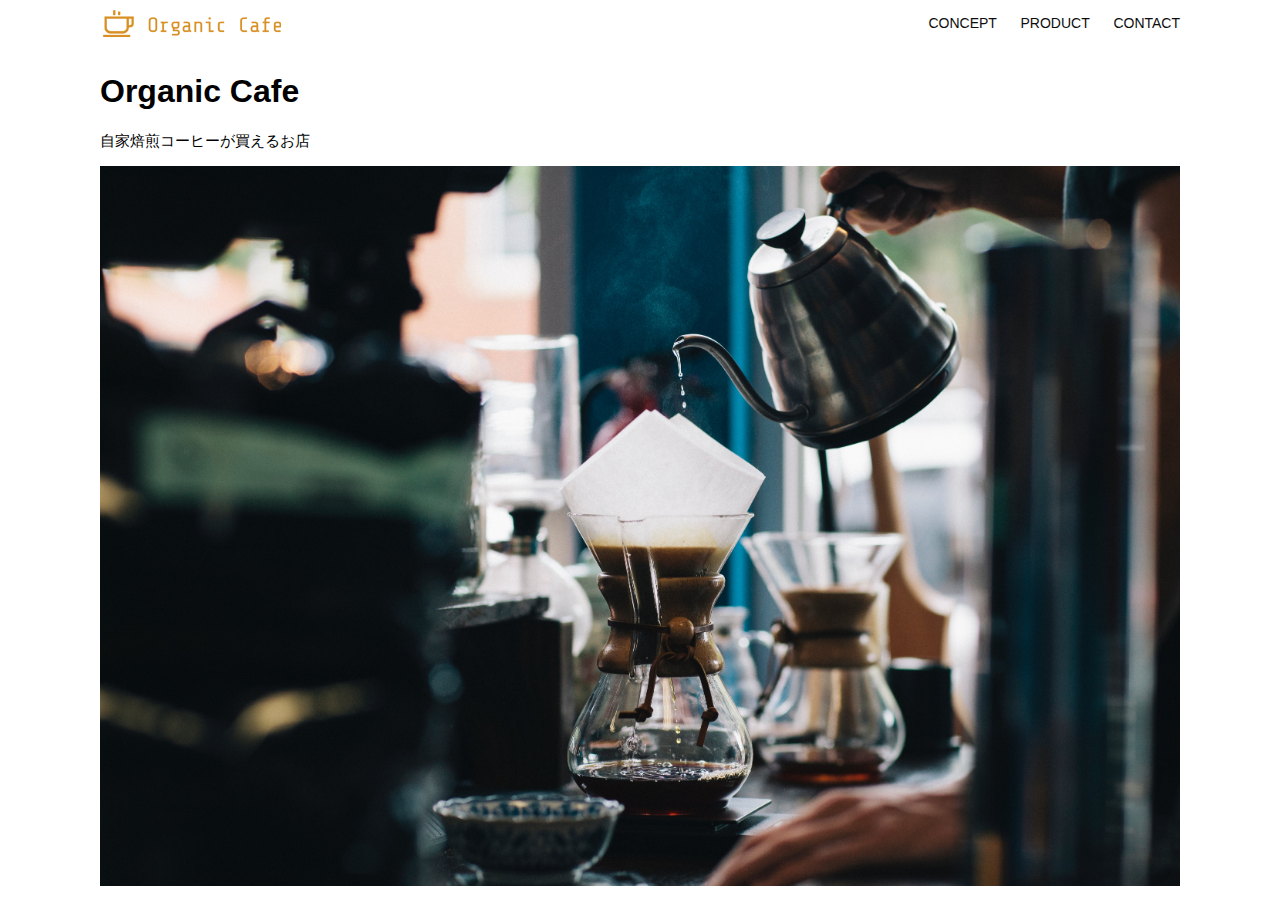
<file: kadai_013/index.html>
<!DOCTYPE html>
<html>
  <head>
    <title>Organic Cafe</title>
    <meta charset="UTF-8" />
    <meta name="description" content="自家焙煎のコーヒーがお家で楽しめるOrganic Cafe"/>
    <meta name="viewport" content="width=device-width, initial-scale=1.0" />
    <link rel="stylesheet" href="style.css" />
  </head>
  <body>
    <!-- ヘッダー -->
    <header>
      <!-- ロゴ -->
      <a href="index.html" id="logo"><img src="images/logo.png" alt="トップページに戻る"/></a>

      <!-- PC用ナビゲーション -->
      <nav id="nav-pc">
        <a href="index.html#concept">CONCEPT</a>
        <a href="index.html#product">PRODUCT</a>
        <a href="index.html#contact">CONTACT</a>
      </nav>

      <!-- スマホ用メニューボタン -->
      <img src="images/button-menu.png" id="menu-sp" alt="ナビゲーションを開く" onclick="document.getElementById('nav-sp').style.display = 'block'">
      <!-- スマホ用ナビゲーション -->
      <nav id="nav-sp">
        <ul>
          <li><img src="images/button-close.png" id="close" alt="ナビゲーションを閉じる" onclick="document.getElementById('nav-sp').style.display = 'none'"></li>
          <li>
            <a id="logo-sp" href="index.html" onclick="document.getElementById('nav-sp').style.display = 'none'">
              <img src="images/logo-sp.png" alt="トップページに戻る">
            </a>
          </li>
          <li><a class="menu" href="index.html#concept" onclick="document.getElementById('nav-sp').style.display = 'none'">CONCEPT</a></li>
          <li><a class="menu" href="index.html#product" onclick="document.getElementById('nav-sp').style.display = 'none'">PRODUCT</a></li>
          <li><a class="menu" href="index.html#contact" onclick="document.getElementById('nav-sp').style.display = 'none'">CONTACT</a></li>
        </ul>
      </nav>
    </header>

    <main>
      <article>
        <!-- メインビジュアル -->
        <section id="main-visual">
          <div id="main-message">
            <h1>Organic Cafe</h1>
            <p>自家焙煎コーヒーが買えるお店</p>
          </div>
          <img src="images/main-image.jpg" alt="コーヒーをハンドドリップで淹れる画像"/>
        </section>
      </article>
    </main>
  </body>
</html>
</file>
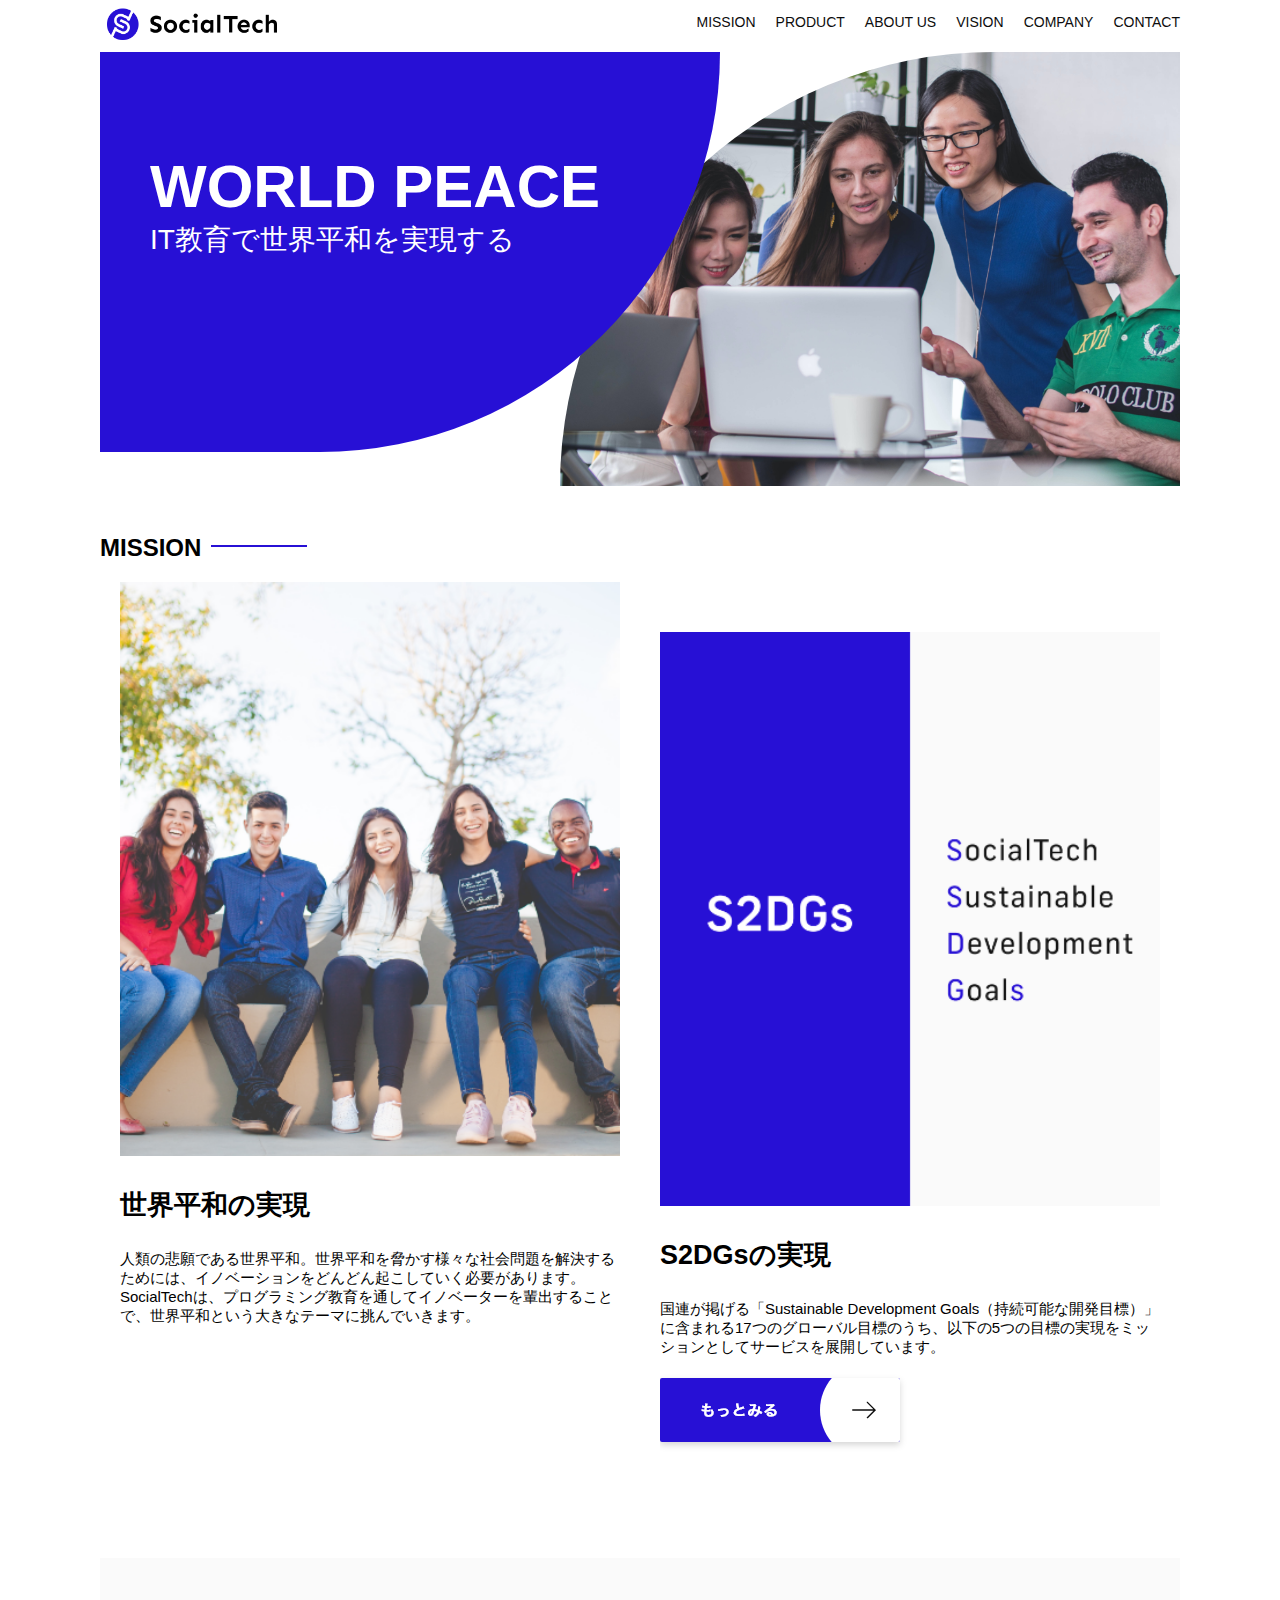
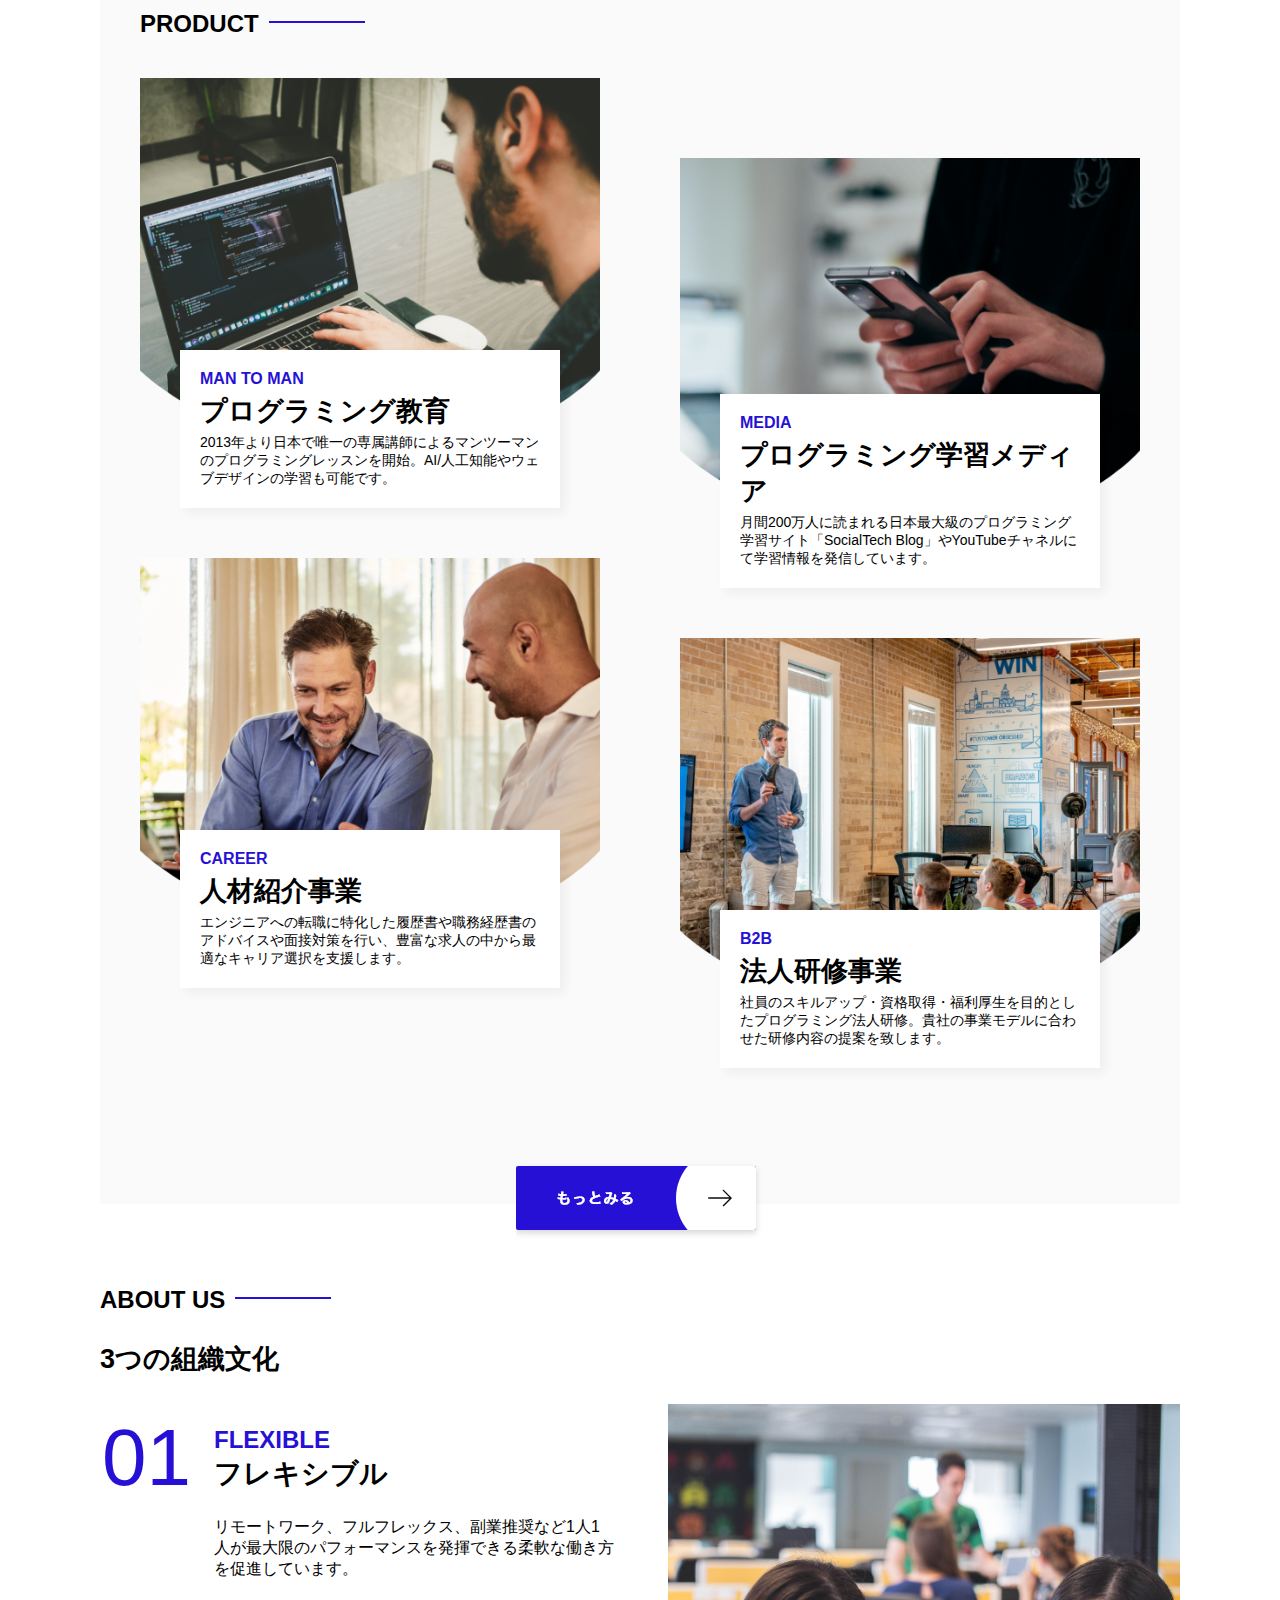
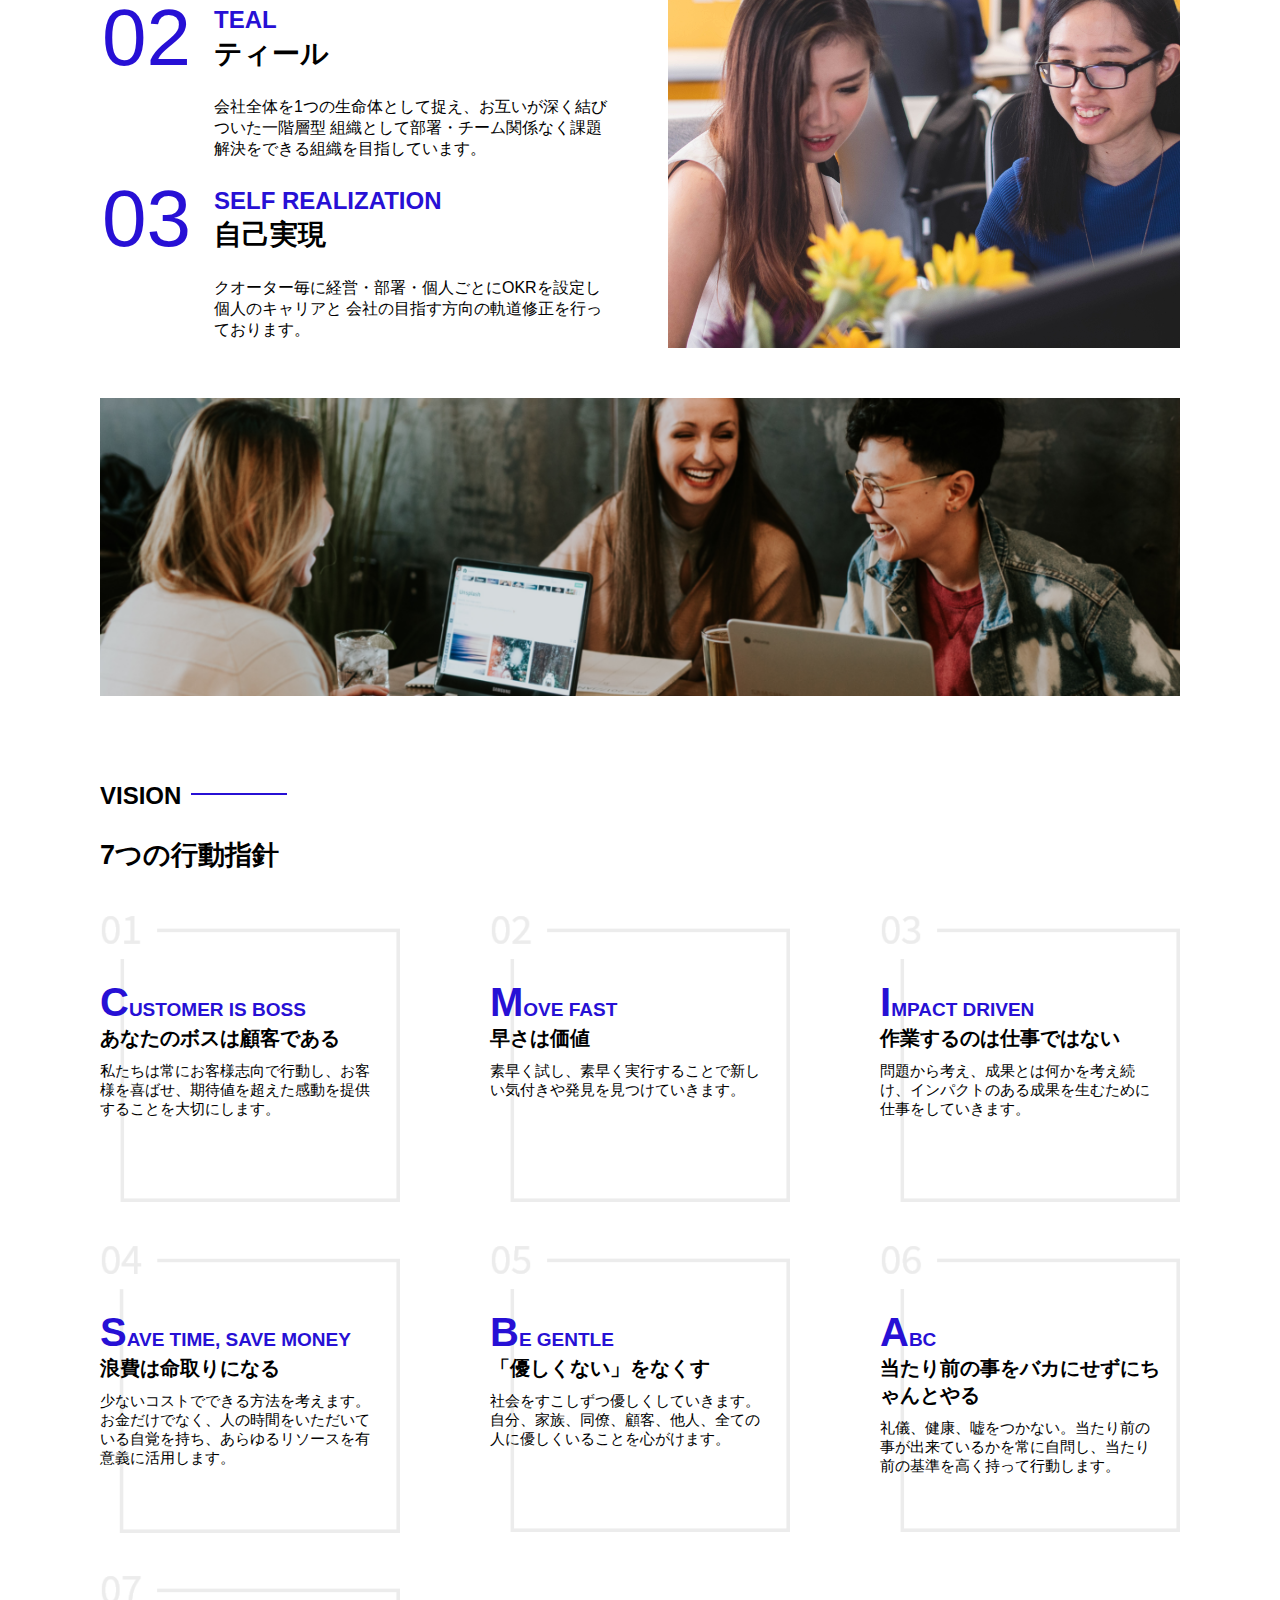
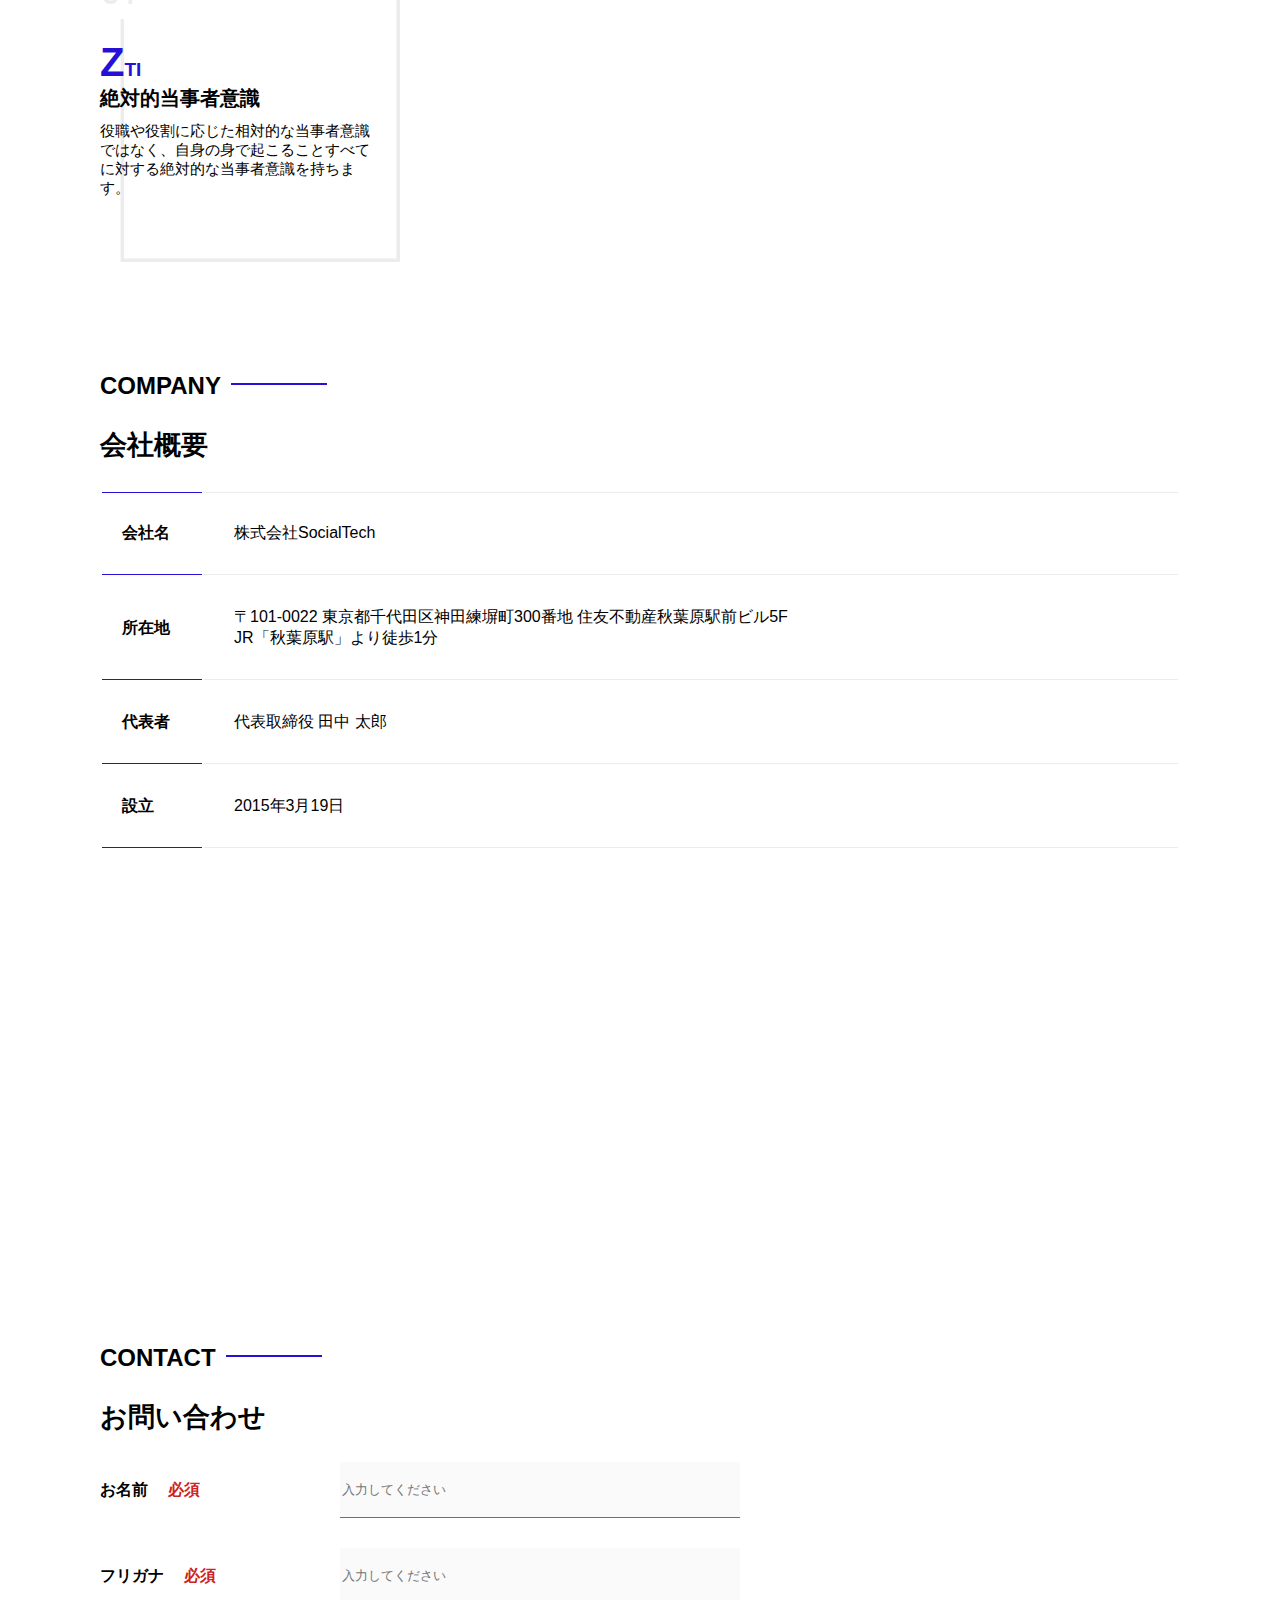
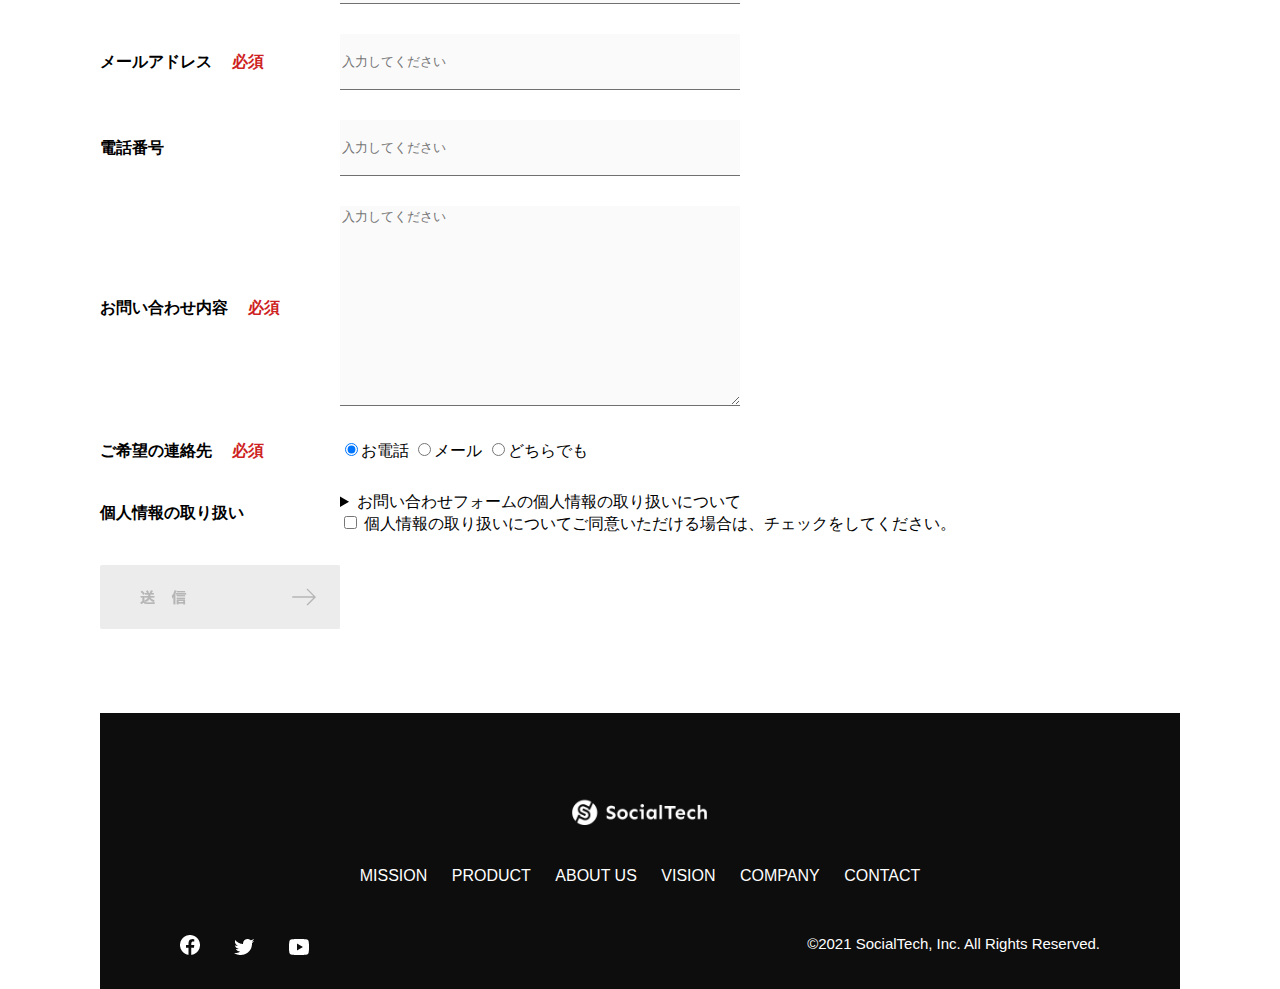
<file: kadai_tutorial_output/index.html>
<!DOCTYPE html>
<html>
<head>
  <title>SocialTech</title>
  <meta charset="UTF-8">
  <meta name="description" content="SocialTechはEdTech業界のリーディングカンパニーを目指します。">
  <meta name="viewport" content="width=device-width, initial-scale=1.0">
  <link rel="stylesheet" href="style.css">
</head>
<body>
    <!-- ヘッダー -->
    <header>
        <!-- ロゴ -->
        <a href="index.html" id="logo">
            <img src="images/logo.png" alt="トップページに戻る">
        </a>
        <!-- PC用ナビゲーション -->
        <nav id="nav-pc">
            <ul>
                <li><a href="mission.html">MISSION</a></li>
                <li><a href="product.html">PRODUCT</a></li>
                <li><a href="index.html#aboutus">ABOUT US</a></li>
                <li><a href="index.html#vision">VISION</a></li>
                <li><a href="index.html#company">COMPANY</a></li>
                <li><a href="index.html#contact">CONTACT</a></li>
            </ul>
        </nav>
        <!-- スマホ用メニューボタン -->
        <button id="menu-sp" onclick="document.getElementById('nav-sp').style.display = 'block'">
            <img src="images/button-menu.png" alt="ナビゲーションを開く">
        </button>
        <!-- スマホ用ナビゲーション -->
       <div id="nav-sp">
        <button id="close" onclick="document.getElementById('nav-sp').style.display = 'none'">
          <img src="images/button-close.png" alt="ナビゲーションを閉じる">
        </button>

        <nav>
          <ul>
            <li>
              <a id="logo-sp" href="index.html" onclick="document.getElementById('nav-sp').style.display = 'none'"><img src="images/logo-sp.png" alt="トップページに戻る"></a>
            </li>
            <li><a class="menu" href="mission.html" onclick="document.getElementById('nav-sp').style.display = 'none'">MISSION</a></li>
            <li><a class="menu" href="product.html" onclick="document.getElementById('nav-sp').style.display = 'none'">PRODUCT</a></li>
            <li><a class="menu" href="index.html#aboutus" onclick="document.getElementById('nav-sp').style.display = 'none'">ABOUT US</a></li>
            <li><a class="menu" href="index.html#vision" onclick="document.getElementById('nav-sp').style.display = 'none'">VISION</a></li>
            <li><a class="menu" href="index.html#company" onclick="document.getElementById('nav-sp').style.display = 'none'">COMPANY</a></li>
            <li><a class="menu" href="index.html#contact" onclick="document.getElementById('nav-sp').style.display = 'none'">CONTACT</a></li>
          </ul>
        </nav>
        <div id="sns">
          <a href="https://www.facebook.com/sejuku2013">
            <img src="images/button-facebook.png" alt="Facebookのリンク">
          </a>
          <a href="https://twitter.com/samuraijuku">
            <img src="images/button-twitter.png" alt="Twitterのリンク">
          </a>
          <a href="https://www.youtube.com/channel/UCCFOQO5aDK0xXam4cUQXT8g">
            <img src="images/button-youtube.png" alt="YouTubeのリンク">
          </a>
        </div>
      </div>
    </header>
    <main>
        <article>
            <!-- メインビジュアル -->
            <section id="main-visual">
                <div id="main-message">
                    <h1>WORLD PEACE</h1>
                    <p>IT教育で世界平和を実現する</p>
                </div>
                <img src="images/index/index-main.png" alt="PCの周りに集まる多国籍の仲間たち">
            </section>
            <!--ミッション-->
            <section id="mission">
                <h2 class="index-h2">MISSION</h2>
                <div id="mission-flex">
                    <div>
                        <img id="mission-photo" src="images/index/index-mission.png" alt="屋外のベンチで写真を撮影する多国籍の仲間たち">
                        <h3>世界平和の実現</h3>
                        <p>
                            人類の悲願である世界平和。世界平和を脅かす様々な社会問題を解決するためには、イノベーションをどんどん起こしていく必要があります。SocialTechは、プログラミング教育を通してイノベーターを輩出することで、世界平和という大きなテーマに挑んでいきます。
                        </p>
                    </div>
                    <div>
                        <img id="s2dgs" src="images/index/s2dgs.png" alt="S2DGs">
                        <h3>S2DGsの実現</h3>
                        <p>国連が掲げる「Sustainable Development Goals（持続可能な開発目標）」に含まれる17つのグローバル目標のうち、以下の5つの目標の実現をミッションとしてサービスを展開しています。</p>
                        <a href="mission.html">
                            <img src="images/button-more.png" alt="もっとみる">
                        </a>
                    </div>
                </div>
            </section>
            <!-- プロダクト -->
            <section id="product">
                <h2 class="index-h2">PRODUCT</h2>
                <div class="product-flex">
                    <div id="product-left">
                        <div>
                            <img class="product-photo" src="images/index/index-mantoman.png" alt="PCでコードを書く男性">
                            <div class="product-explain">
                              <span>MAN TO MAN</span>
                              <h3>プログラミング教育</h3>
                              <p>2013年より日本で唯一の専属講師によるマンツーマンのプログラミングレッスンを開始。AI/人工知能やウェブデザインの学習も可能です。</p>
                            </div>
                          </div>
                          <div>
                            <img class="product-photo" src="images/index/index-career.png" alt="笑顔で話し合う2人の男性">
                            <div class="product-explain">
                              <span>CAREER</span>
                              <h3>人材紹介事業</h3>
                              <p>エンジニアへの転職に特化した履歴書や職務経歴書のアドバイスや面接対策を行い、豊富な求人の中から最適なキャリア選択を支援します。</p>
                            </div>
                          </div>
                    </div>
                    <div id="product-right">
                        <div>
                            <img class="product-photo" src="images/index/index-media.png" alt="スマートフォンを操作する人">
                            <div class="product-explain">
                              <span>MEDIA</span>
                              <h3>プログラミング学習メディア</h3>
                              <p>月間200万人に読まれる日本最大級のプログラミング学習サイト「SocialTech Blog」やYouTubeチャネルにて学習情報を発信しています。</p>
                            </div>
                          </div>
                          <div>
                            <img class="product-photo" src="images/index/index-b2b.png" alt="講演中の男性とそれを聴く人々">
                            <div class="product-explain">
                              <span>B2B</span>
                              <h3>法人研修事業</h3>
                              <p>社員のスキルアップ・資格取得・福利厚生を目的としたプログラミング法人研修。貴社の事業モデルに合わせた研修内容の提案を致します。</p>
                            </div>
                          </div>
                        </div>
                      </div>
                      <div id="product-more">
                        <a href="product.html">
                          <img src="images/button-more.png" alt="もっとみる">
                        </a>
                    </div>
                </div>
            </section>
            <!-- ABOUT US -->
            <section id="aboutus">
                <h2 class="index-h2">ABOUT US</h2>
                <h3>3つの組織文化</h3>
                <div>
                    <table class="culture-table">
                        <tr>
                          <td class="culture-num">01</td>
                          <th><span class="culture-en">FLEXIBLE</span><br>フレキシブル</th>
                        </tr>
                        <tr>
                          <td>
                            <!--空のセル-->
                          </td>
                          <td class="culture-description">リモートワーク、フルフレックス、副業推奨など1人1人が最大限のパフォーマンスを発揮できる柔軟な働き方を促進しています。</td>
                        </tr>
                        <tr>
                          <td class="culture-num">02</td>
                          <th><span class="culture-en">TEAL</span><br>ティール</th>
                        </tr>
                        <tr>
                          <td>
                            <!--空のセル-->
                          </td>
                          <td class="culture-description">会社全体を1つの生命体として捉え、お互いが深く結びついた一階層型 組織として部署・チーム関係なく課題解決をできる組織を目指しています。</td>
                        </tr>
                        <tr>
                          <td class="culture-num">03</td>
                          <th><span class="culture-en">SELF REALIZATION</span><br>自己実現</th>
                        </tr>
                        <tr>
                          <td>
                            <!--空のセル-->
                          </td>
                          <td class="culture-description">クオーター毎に経営・部署・個人ごとにOKRを設定し個人のキャリアと 会社の目指す方向の軌道修正を行っております。</td>
                        </tr>
                      </table>
                      <img class="culture-img" src="images/index/index-aboutus1.png" alt="笑顔で話し合う2人の女性">
                </div>
                <img class="culture-img2" src="images/index/index-aboutus2.png" alt="笑顔で話し合う3人の男女">
            </section>
            <!-- VISION -->
            <section id="vision">
                <h2 class="index-h2">VISION</h2>
                <h3>7つの行動指針</h3>
                <div>
                    <div class="vision-box">
                        <img src="images/index/vision-01.png" alt="01">
                        <div>
                          <h4>CUSTOMER IS BOSS</h4>
                          <h5>あなたのボスは顧客である</h5>
                          <p>私たちは常にお客様志向で行動し、お客様を喜ばせ、期待値を超えた感動を提供することを大切にします。</p>
                        </div>
                    </div>
                    <div class="vision-box">
                        <img src="images/index/vision-02.png" alt="02">
                        <div>
                          <h4>MOVE FAST</h4>
                          <h5>早さは価値</h5>
                          <p>素早く試し、素早く実行することで新しい気付きや発見を見つけていきます。</p>
                        </div>
                      </div>
                      <div class="vision-box">
                        <img src="images/index/vision-03.png" alt="03">
                        <div>
                          <h4>IMPACT DRIVEN</h4>
                          <h5>作業するのは仕事ではない</h5>
                          <p>問題から考え、成果とは何かを考え続け、インパクトのある成果を生むために仕事をしていきます。</p>
                        </div>
                      </div>
                      <div class="vision-box">
                        <img src="images/index//vision-04.png" alt="04">
                        <div>
                          <h4>SAVE TIME, SAVE MONEY</h4>
                          <h5>浪費は命取りになる</h5>
                          <p>少ないコストでできる方法を考えます。お金だけでなく、人の時間をいただいている自覚を持ち、あらゆるリソースを有意義に活用します。</p>
                        </div>
                      </div>
                      <div class="vision-box">
                        <img src="images/index/vision-05.png" alt="05">
                        <div>
                          <h4>BE GENTLE</h4>
                          <h5>「優しくない」をなくす</h5>
                          <p>社会をすこしずつ優しくしていきます。自分、家族、同僚、顧客、他人、全ての人に優しくいることを心がけます。</p>
                        </div>
                      </div>
                      <div class="vision-box">
                        <img src="images/index/vision-06.png" alt="06">
                        <div>
                          <h4>ABC</h4>
                          <h5>当たり前の事をバカにせずにちゃんとやる</h5>
                          <p>礼儀、健康、嘘をつかない。当たり前の事が出来ているかを常に自問し、当たり前の基準を高く持って行動します。</p>
                        </div>
                      </div>
                      <div class="vision-box">
                        <img src="images/index/vision-07.png" alt="07">
                        <div>
                          <h4>ZTI</h4>
                          <h5>絶対的当事者意識</h5>
                          <p>役職や役割に応じた相対的な当事者意識ではなく、自身の身で起こることすべてに対する絶対的な当事者意識を持ちます。</p>
                        </div>
                      </div>
                </div>
            </section>
            <!-- COMPANY -->
            <section id="company">
                <h2 class="index-h2">COMPANY</h2>
                <h3>会社概要</h3>
                <table id="company-table">
                    <tr>
                      <th class="tableheader tableheader-first">会社名</th>
                      <td class="cell cell-first">株式会社SocialTech</td>
                    </tr>
                    <tr>
                      <th class="tableheader">所在地</th>
                      <td class="cell">〒101-0022 東京都千代田区神田練塀町300番地 住友不動産秋葉原駅前ビル5F<br>JR「秋葉原駅」より徒歩1分</td>
                    </tr>
                    <tr>
                      <th class="tableheader">代表者</th>
                      <td class="cell">代表取締役 田中 太郎</td>
                    </tr>
                    <tr>
                      <th class="tableheader">設立</th>
                      <td class="cell">2015年3月19日</td>
                    </tr>
                  </table>
                  <iframe 
 src="https://www.google.com/maps/embed?pb=!1m18!1m12!1m3!1d3240.0688551336807!2d139.7720776771055!3d35.69992317258124!2m3!1f0!2f0!3f0!3m2!1i1024!2i768!4f13.1!3m3!1m2!1s0x60188fee13660e23%3A0x77137876edf742ac!2z5L2P5Y-L5LiN5YuV55Sj56eL6JGJ5Y6f6aeF5YmN44OT44Or!5e0!3m2!1sja!2sjp!4v1704858013291!5m2!1sja!2sjp" 
 style="border: 0" allowfullscreen="" loading="lazy">
 </iframe>
            </section>
            <!-- お問い合わせフォーム -->
            <section id="contact">
                <h2 class="index-h2">CONTACT</h2>
                <h3>お問い合わせ</h3>
                <form>
                    <div>
                        <div class="contact-heading">
                          <label class="contact-label">お名前<span class="contact-span">必須</span></label>
                        </div>
                        <div>
                          <input type="text" name="name" placeholder="入力してください" class="contact-textbox">
                        </div>
                      </div>
                      <div>
                        <div class="contact-heading">
                          <label class="contact-label">フリガナ<span class="contact-span">必須</span></label>
                        </div>
                        <div>
                          <input type="text" name="hurigana" placeholder="入力してください" class="contact-textbox">
                        </div>
                      </div>
                      <div>
                        <div class="contact-heading">
                          <label class="contact-label">メールアドレス<span class="contact-span">必須</span></label>
                        </div>
                        <div>
                          <input type="text" name="email" placeholder="入力してください" class="contact-textbox">
                        </div>
                      </div>
                      <div>
                        <div class="contact-heading">
                          <label class="contact-label">電話番号</label>
                        </div>
                        <div>
                          <input type="text" name="tel" placeholder="入力してください" class="contact-textbox">
                        </div>
                      </div>
                      <div>
                        <div class="contact-heading">
                          <label class="contact-label">お問い合わせ内容<span class="contact-span">必須</span></label>
                        </div>
                        <div>
                          <textarea class="contact-textarea" placeholder="入力してください" name="message"></textarea>
                        </div>
                      </div>
                      <div>
                        <div class="contact-heading">
                          <label class="contact-label">ご希望の連絡先<span class="contact-span">必須</span></label>
                        </div>
                        <div>
                          <input class="radiobutton" type="radio" value="tel" name="contact" checked><label>お電話</label>
                          <input class="radiobutton" type="radio" value="mail" name="contact"><label>メール</label>
                          <input class="radiobutton" type="radio" value="both" name="contact"><label>どちらでも</label>
                        </div>
                      </div>
                      <div>
                        <div class="contact-heading">
                          <label class="contact-label">個人情報の取り扱い</label>
                        </div>
                        <div>
                          <details>
                            <summary>お問い合わせフォームの個人情報の取り扱いについて</summary>
                            <div>
                              <dl>
                                <dt>１．組織の名称又は氏名</dt>
                                <dd>株式会社SocialTech</dd>
                                <dt>２．個人情報保護管理者（若しくはその代理人）の氏名又は職名、所属及び連絡先</dt>
                                <dd>
                                  <p>鈴木 一郎 コーポレート部</p>
                                  <p>メールアドレス：samurai@example.com</p>
                                  <p>TEL：03-1234-5678</p>
                                </dd>
                                <dt>３．個人情報の利用目的</dt>
                                <dd>
                                  <ul>
                                    <li>本サービス及び本サービスに関連する情報の提供又はそれらに関する連絡のため</li>
                                    <li>ユーザーの本人確認のため</li>
                                    <li>当社サービスのご案内のため</li>
                                    <li>当社の商品等の広告または宣伝（電子メールによるものを含むものとします。）</li>
                                  </ul>
                                </dd>
                                <dt>４．個人情報の取り扱い業務の委託</dt>
                                <dd>個人情報の取扱業務の全部または一部を外部に業務委託する場合があります。その際、弊社は、個人情報を適切に保護できる管理体制を敷き実行していることを条件として委託先を厳選したうえで、機密保持契約を委託先と締結し、お客様の個人情報を厳密に管理させます。</dd>
                                <dt>５．個人情報の開示等の請求</dt>
                                <dd>
                                  お客様は、弊社に対してご自身の個人情報の開示等（利用目的の通知、開示、内容の訂正・追加・削除、利用の停止または消去、第三者への提供の停止）に関して、当社問合わせ窓口に申し出ることができます。<br>
                                  その際、弊社はお客様ご本人を確認させていただいたうえで、合理的な期間内に対応いたします。<br>
                                  なお、個人情報に関する弊社問合わせ先は、次の通りです。
                                </dd>
                                <dd>
                                  <p>株式会社SocialTech　個人情報問合せ窓口</p>
                                  <p>〒150-0043　東京都千代田区神田練塀町300番地 住友不動産秋葉原駅前ビル5F</p>
                                  <p>メールアドレス：samurai@example.com　TEL：03-1234-5678</p>
                                </dd>
          
                                <dt>６．個人情報を提供されることの任意性について</dt>
                                <dd>お客様がご自身の個人情報を弊社に提供されるか否かは、お客様のご判断によりますが、もしご提供されない場合には、適切なサービスが提供できない場合がありますので予めご了承ください。</dd>
                              </dl>
                            </div>
                          </details>
                          <input type="checkbox" name="agree">
                          <span>個人情報の取り扱いについてご同意いただける場合は、チェックをしてください。</span>
                        </div>
                      </div>
                      <input type="image" src="images/button-submit.png" alt="送信する">
                </form>
            </section>
        </article>
      </main>
      <footer>
        <div id="footer-logo">
          <img src="images/logo-sp.png" alt="SocialTech">
        </div>
        <div id="footer-link">
            <a href="mission.html">MISSION</a>
            <a href="product.html">PRODUCT</a>
            <a href="index.html#aboutus">ABOUT US</a>
            <a href="index.html#vision">VISION</a>
            <a href="index.html#company">COMPANY</a>
            <a href="index.html#contact">CONTACT</a>
          </div>
          <div id="sns-footer">
            <div class="sns-btns">
              <a href="https://www.facebook.com/sejuku2013"><img src="images/button-facebook.png" alt="Facebookのリンク"></a>
              <a href="https://twitter.com/samuraijuku"><img src="images/button-twitter.png" alt="Twitterのリンク"></a>
              <a href="https://www.youtube.com/channel/UCCFOQO5aDK0xXam4cUQXT8g"><img src="images/button-youtube.png" alt="YouTubeのリンク"></a>
            </div>
            <p id="copyright">&copy;2021 SocialTech, Inc. All Rights Reserved.</p>
          </div>
      </footer>
</body>
</html>
</file>
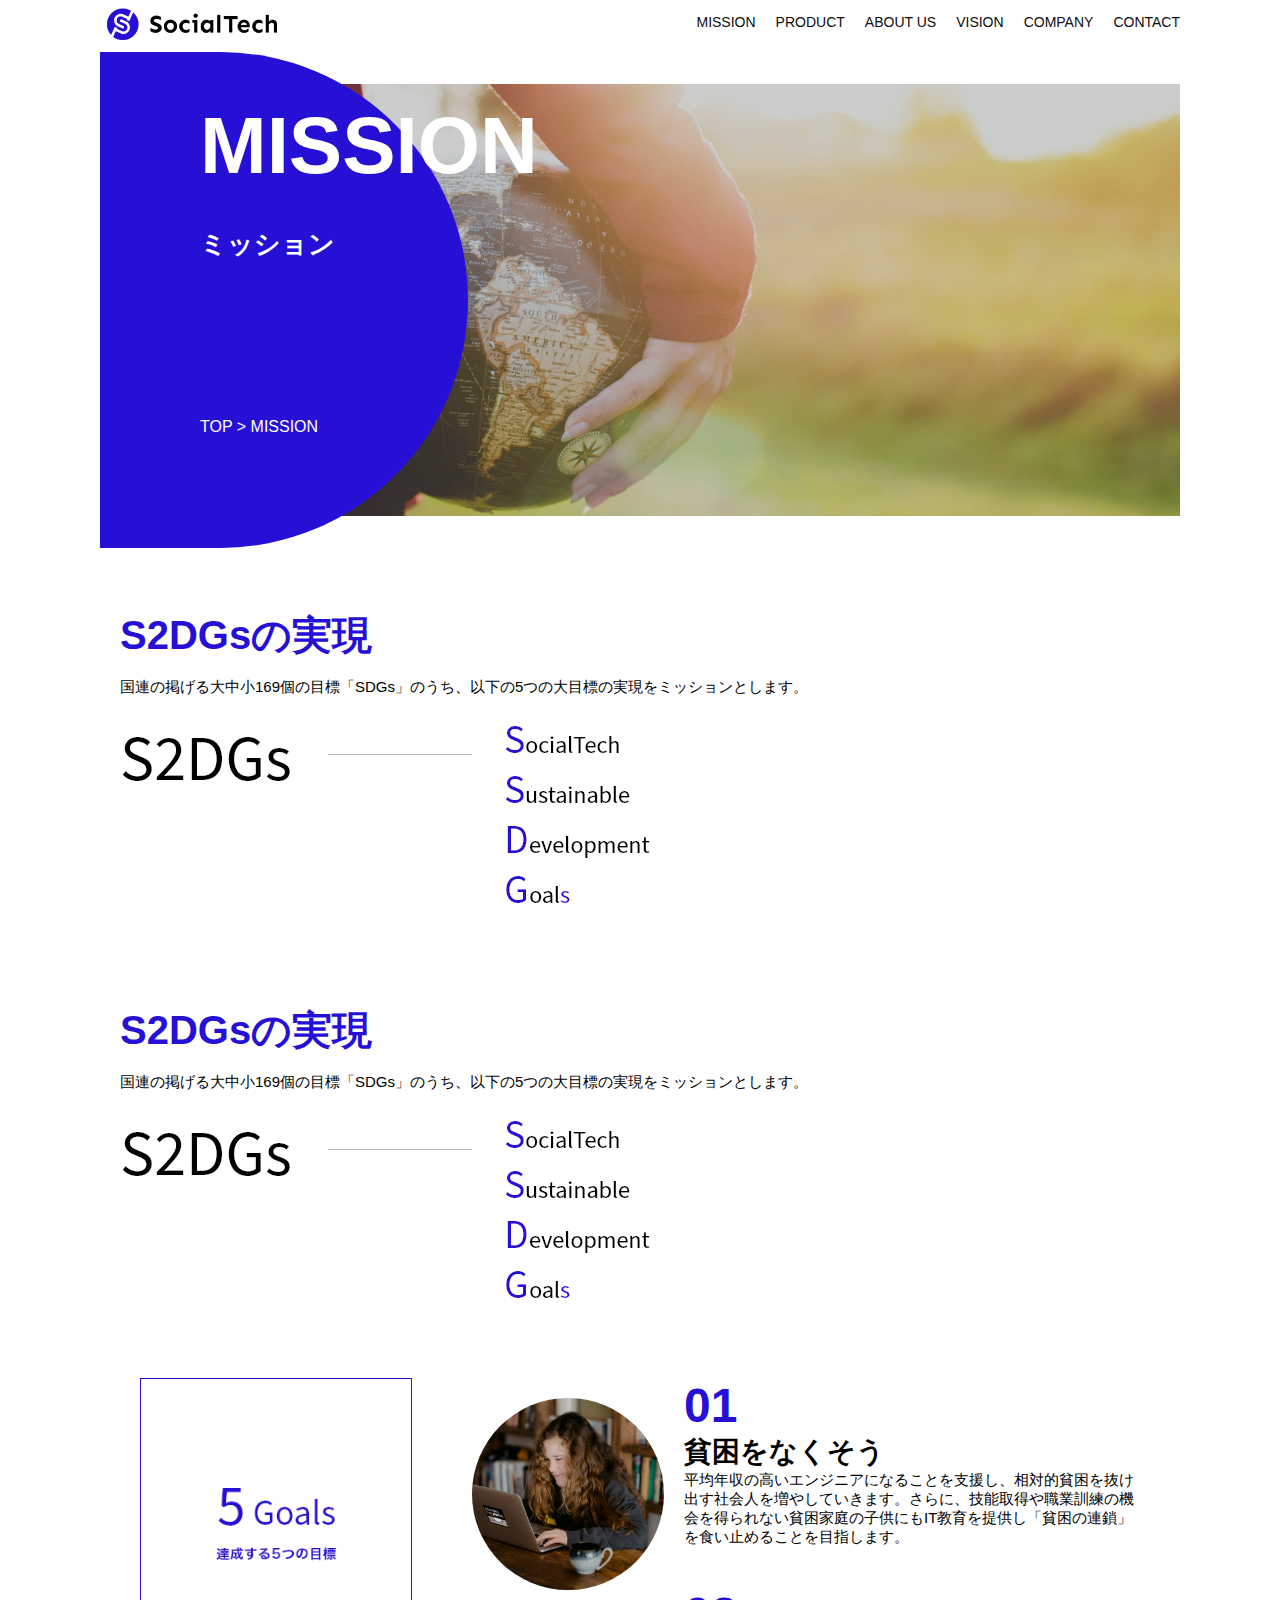
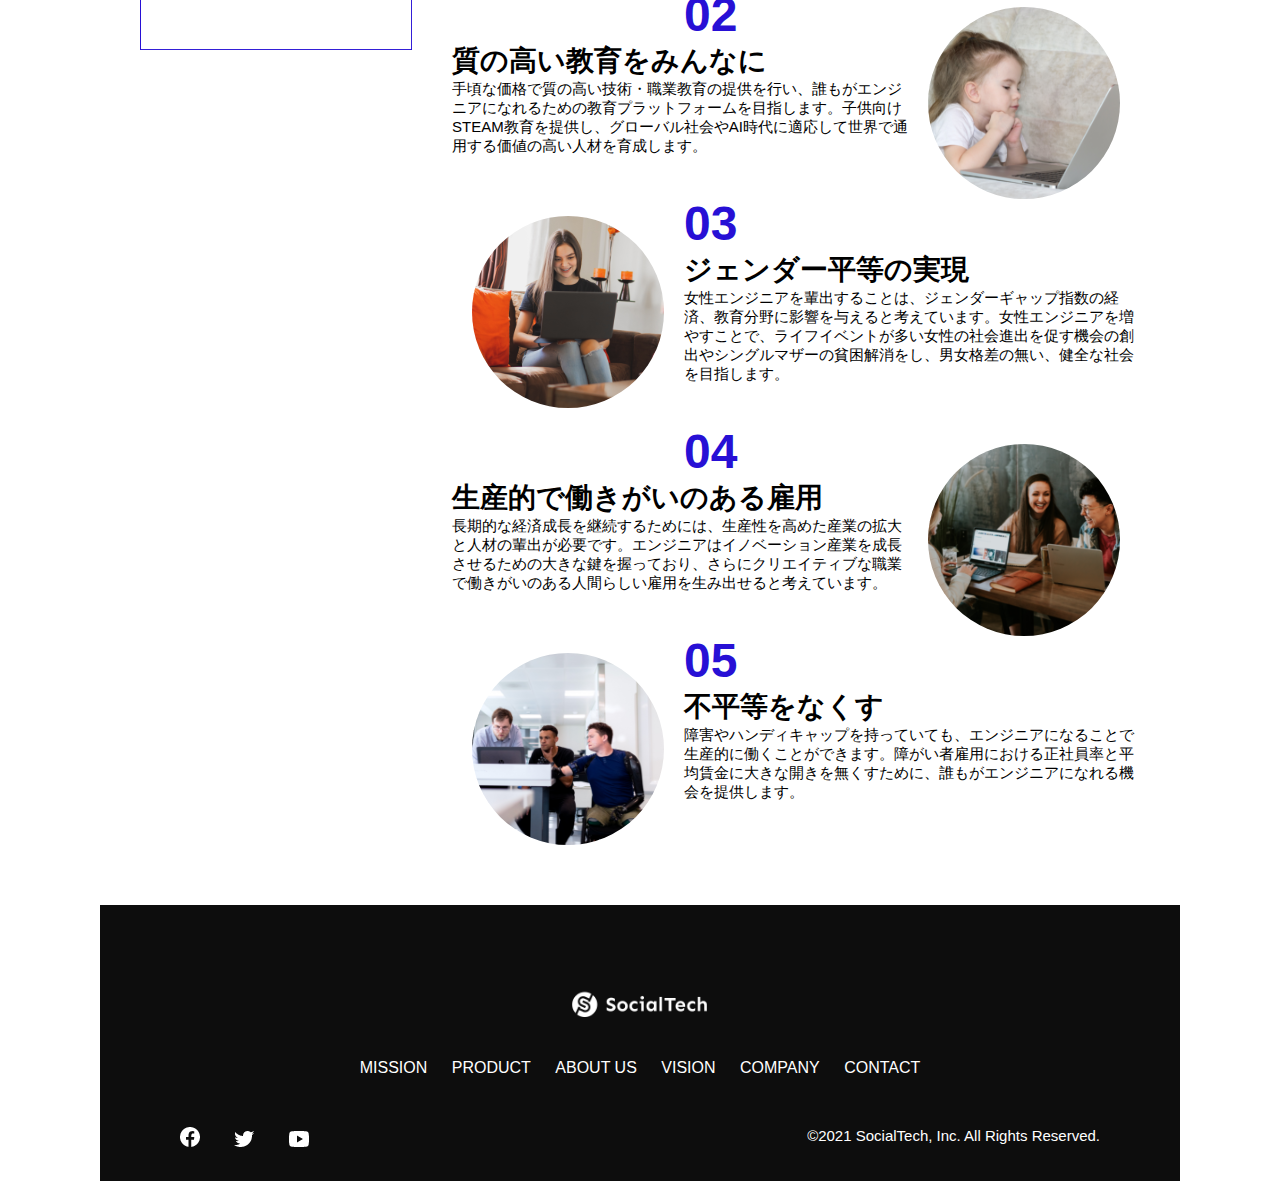
<file: kadai_tutorial_output/mission.html>
<!DOCTYPE html>
<html>
  <head>
    <title>SocialTech - MISSION ミッション -</title>
    <meta charset="utf-8">
    <meta name="description" content="SocialTechが目指す5つの目標（S2DGs）を紹介します">
    <meta name="viewport" content="width=device-width, initial-scale=1.0">
    <link rel="stylesheet" href="style.css">
  </head>

  <body>
    <!-- ヘッダー -->
    <header>
      <!-- ロゴ -->
      <a href="index.html" id="logo">
        <img src="images/logo.png" alt="トップページに戻る">
      </a>

      <!-- PC用ナビゲーション -->
      <nav id="nav-pc">
        <ul>
          <li><a href="mission.html">MISSION</a></li>
          <li><a href="product.html">PRODUCT</a></li>
          <li><a href="index.html#aboutus">ABOUT US</a></li>
          <li><a href="index.html#vision">VISION</a></li>
          <li><a href="index.html#company">COMPANY</a></li>
          <li><a href="index.html#contact">CONTACT</a></li>
        </ul>
      </nav>

      <!-- スマホ用メニューボタン -->
      <button id="menu-sp" onclick="document.getElementById('nav-sp').style.display = 'block'">
        <img src="images/button-menu.png" alt="ナビゲーションを開く">
      </button>

      <!-- スマホ用ナビゲーション -->
      <div id="nav-sp">
        <button id="close" onclick="document.getElementById('nav-sp').style.display = 'none'">
          <img src="images/button-close.png" alt="ナビゲーションを閉じる">
        </button>

        <nav>
          <ul>
            <li>
              <a id="logo-sp" href="index.html" onclick="document.getElementById('nav-sp').style.display = 'none'"><img src="images/logo-sp.png" alt="トップページに戻る"></a>
            </li>
            <li><a class="menu" href="mission.html" onclick="document.getElementById('nav-sp').style.display = 'none'">MISSION</a></li>
            <li><a class="menu" href="product.html" onclick="document.getElementById('nav-sp').style.display = 'none'">PRODUCT</a></li>
            <li><a class="menu" href="index.html#aboutus" onclick="document.getElementById('nav-sp').style.display = 'none'">ABOUT US</a></li>
            <li><a class="menu" href="index.html#vision" onclick="document.getElementById('nav-sp').style.display = 'none'">VISION</a></li>
            <li><a class="menu" href="index.html#company" onclick="document.getElementById('nav-sp').style.display = 'none'">COMPANY</a></li>
            <li><a class="menu" href="index.html#contact" onclick="document.getElementById('nav-sp').style.display = 'none'">CONTACT</a></li>
          </ul>
        </nav>
        <div id="sns">
          <a href="https://www.facebook.com/sejuku2013">
            <img src="images/button-facebook.png" alt="Facebookのリンク">
          </a>
          <a href="https://twitter.com/samuraijuku">
            <img src="images/button-twitter.png" alt="Twitterのリンク">
          </a>
          <a href="https://www.youtube.com/channel/UCCFOQO5aDK0xXam4cUQXT8g">
            <img src="images/button-youtube.png" alt="YouTubeのリンク">
          </a>
        </div>
      </div>
    </header>

    <main>
      <article>
        <section id="mission-main">
            <div class="mission-main-inner">
              <div id="mission-title">
                <h1>MISSION<br><span>ミッション</span></h1>
                <p>TOP > MISSION</p>
              </div>
            </div>
          </section>

          <section id="mission-s2dgs">
            <h2 class="mission-h2">S2DGsの実現</h2>
            <p>国連の掲げる大中小169個の目標「SDGs」のうち、以下の5つの大目標の実現をミッションとします。</p>
            <img src="images/mission/mission-s2dgs.png" alt="S2DGs">
          </section>

          <section id="mission-s2dgs">
            <h2 class="mission-h2">S2DGsの実現</h2>
            <p>国連の掲げる大中小169個の目標「SDGs」のうち、以下の5つの大目標の実現をミッションとします。</p>
            <img src="images/mission/mission-s2dgs.png" alt="S2DGs">
          </section>
  
          <section id="mission-five-goals">
            <div class="five-goals-image">
              <img src="images/mission/mission-5goals.png" alt="5Goals">
            </div>
            <div class="five-goals-read">
               <div>
                 <img class="fivegoals-image-left" src="images/mission/mission-5goals01.png" alt="PCを操作する女の子">
                 <span class="fivegoals-number">01</span>
                 <h3 class="fivegoals-h3">貧困をなくそう</h3>
                 <p class="fivegoals-p">平均年収の高いエンジニアになることを支援し、相対的貧困を抜け出す社会人を増やしていきます。さらに、技能取得や職業訓練の機会を得られない貧困家庭の子供にもIT教育を提供し「貧困の連鎖」を食い止めることを目指します。</p>
               </div>
               <div>
                 <img class="fivegoals-image-right" src="images/mission/mission-5goals02.png" alt="PCを見つめる小さい女の子">
                 <span class="fivegoals-number">02</span>
                 <h3 class="fivegoals-h3">質の高い教育をみんなに</h3>
                 <p class="fivegoals-p">手頃な価格で質の高い技術・職業教育の提供を行い、誰もがエンジニアになれるための教育プラットフォームを目指します。子供向けSTEAM教育を提供し、グローバル社会やAI時代に適応して世界で通用する価値の高い人材を育成します。</p>
               </div>
               <div>
                 <img class="fivegoals-image-left" src="images/mission/mission-5goals03.png" alt="PCを操作する女性">
   
                 <span class="fivegoals-number">03</span>
                 <h3 class="fivegoals-h3">ジェンダー平等の実現</h3>
                 <p class="fivegoals-p">女性エンジニアを輩出することは、ジェンダーギャップ指数の経済、教育分野に影響を与えると考えています。女性エンジニアを増やすことで、ライフイベントが多い女性の社会進出を促す機会の創出やシングルマザーの貧困解消をし、男女格差の無い、健全な社会を目指します。</p>
               </div>
               <div>
                 <img class="fivegoals-image-right" src="images/mission/mission-5goals04.png" alt="笑顔で話し合う3人の男女">
                 <span class="fivegoals-number">04</span>
                 <h3 class="fivegoals-h3">生産的で働きがいのある雇用</h3>
                 <p class="fivegoals-p">長期的な経済成長を継続するためには、生産性を高めた産業の拡大と人材の輩出が必要です。エンジニアはイノベーション産業を成長させるための大きな鍵を握っており、さらにクリエイティブな職業で働きがいのある人間らしい雇用を生み出せると考えています。</p>
               </div>
               <div>
                 <img class="fivegoals-image-left" src="images/mission/mission-5goals05.png" alt="障害を持つ男性が生き生きと働く様子">
                 <span class="fivegoals-number">05</span>
                 <h3 class="fivegoals-h3">不平等をなくす</h3>
                 <p class="fivegoals-p">障害やハンディキャップを持っていても、エンジニアになることで生産的に働くことができます。障がい者雇用における正社員率と平均賃金に大きな開きを無くすために、誰もがエンジニアになれる機会を提供します。</p>
               </div>
             </div>
           </section>
      </article>
    </main>

    <footer>
      <div id="footer-logo">
        <img src="images/logo-sp.png" alt="SocialTech">
      </div>
      <div id="footer-link">
        <a href="mission.html">MISSION</a>
        <a href="product.html">PRODUCT</a>
        <a href="index.html#aboutus">ABOUT US</a>
        <a href="index.html#vision">VISION</a>
        <a href="index.html#company">COMPANY</a>
        <a href="index.html#contact">CONTACT</a>
      </div>
      <div id="sns-footer">
        <div class="sns-btns">
          <a href="https://www.facebook.com/sejuku2013"><img src="images/button-facebook.png" alt="Facebookのリンク"></a>
          <a href="https://twitter.com/samuraijuku"><img src="images/button-twitter.png" alt="Twitterのリンク"></a>
          <a href="https://www.youtube.com/channel/UCCFOQO5aDK0xXam4cUQXT8g"><img src="images/button-youtube.png" alt="YouTubeのリンク"></a>
        </div>
        <p id="copyright">&copy;2021 SocialTech, Inc. All Rights Reserved.</p>
      </div>
    </footer>

  </body>
</html>
</file>
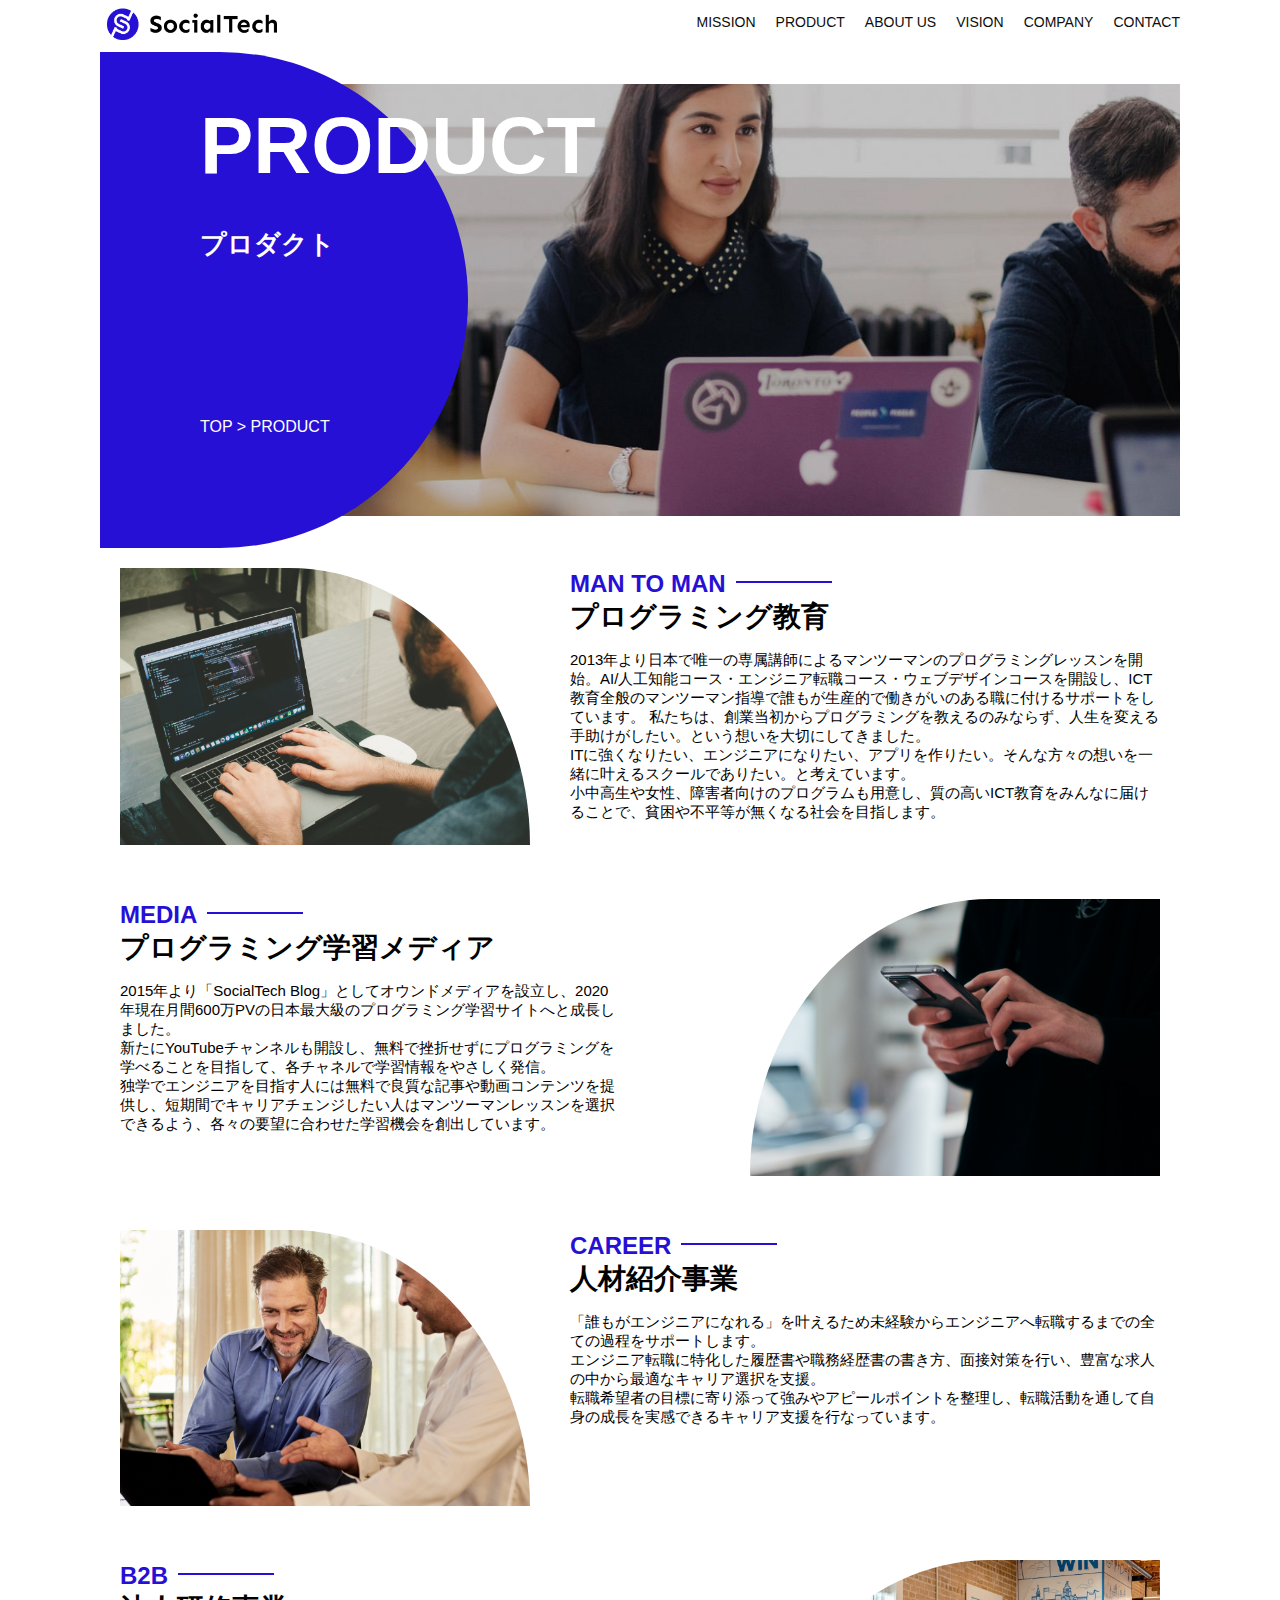
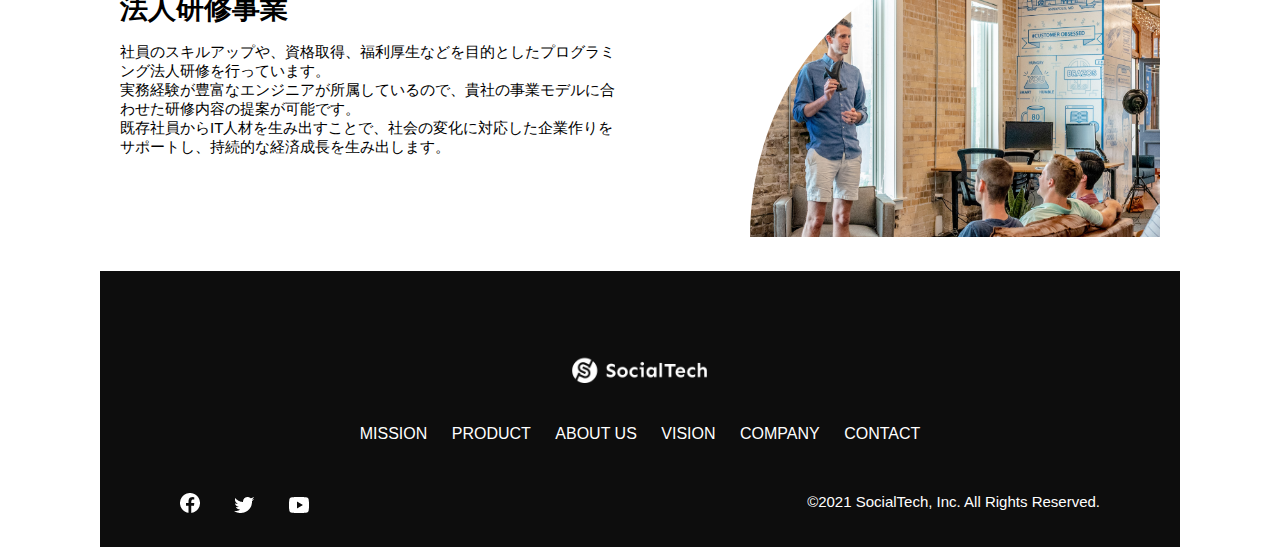
<file: kadai_tutorial_output/product.html>
<!DOCTYPE html>
<html>
  <head>
    <title>SocialTech -PRODUCT プロダクト-</title>
    <meta charset="utf-8">
    <meta charset="utf-8">
    <meta name="description" content="SocialTechの4つのプロダクトを紹介します">
    <meta name="viewport" content="width=device-width, initial-scale=1.0">
    <link rel="stylesheet" href="style.css">
  </head>

  <body>
    <!-- ヘッダー -->
    <header>
      <!-- ロゴ -->
      <a href="index.html" id="logo">
        <img src="images/logo.png" alt="トップページに戻る">
      </a>

      <!-- PC用ナビゲーション -->
      <nav id="nav-pc">
        <ul>
          <li><a href="mission.html">MISSION</a></li>
          <li><a href="product.html">PRODUCT</a></li>
          <li><a href="index.html#aboutus">ABOUT US</a></li>
          <li><a href="index.html#vision">VISION</a></li>
          <li><a href="index.html#company">COMPANY</a></li>
          <li><a href="index.html#contact">CONTACT</a></li>
        </ul>
      </nav>

      <!-- スマホ用メニューボタン -->
      <button id="menu-sp" onclick="document.getElementById('nav-sp').style.display = 'block'">
        <img src="images/button-menu.png" alt="ナビゲーションを開く">
      </button>

      <!-- スマホ用ナビゲーション -->
      <div id="nav-sp">
        <button id="close" onclick="document.getElementById('nav-sp').style.display = 'none'">
          <img src="images/button-close.png" alt="ナビゲーションを閉じる">
        </button>

        <nav>
          <ul>
            <li>
              <a id="logo-sp" href="index.html" onclick="document.getElementById('nav-sp').style.display = 'none'"><img src="images/logo-sp.png" alt="トップページに戻る"></a>
            </li>
            <li><a class="menu" href="mission.html" onclick="document.getElementById('nav-sp').style.display = 'none'">MISSION</a></li>
            <li><a class="menu" href="product.html" onclick="document.getElementById('nav-sp').style.display = 'none'">PRODUCT</a></li>
            <li><a class="menu" href="index.html#aboutus" onclick="document.getElementById('nav-sp').style.display = 'none'">ABOUT US</a></li>
            <li><a class="menu" href="index.html#vision" onclick="document.getElementById('nav-sp').style.display = 'none'">VISION</a></li>
            <li><a class="menu" href="index.html#company" onclick="document.getElementById('nav-sp').style.display = 'none'">COMPANY</a></li>
            <li><a class="menu" href="index.html#contact" onclick="document.getElementById('nav-sp').style.display = 'none'">CONTACT</a></li>
          </ul>
        </nav>
        <div id="sns">
          <a href="https://www.facebook.com/sejuku2013">
            <img src="images/button-facebook.png" alt="Facebookのリンク">
          </a>
          <a href="https://twitter.com/samuraijuku">
            <img src="images/button-twitter.png" alt="Twitterのリンク">
          </a>
          <a href="https://www.youtube.com/channel/UCCFOQO5aDK0xXam4cUQXT8g">
            <img src="images/button-youtube.png" alt="YouTubeのリンク">
          </a>
        </div>
      </div>
    </header>

    <main>
      <article>
        <section id="product-main">
            <div class="product-main-inner">
              <div id="product-title">
                <h1>PRODUCT<br><span>プロダクト</span></h1>
                <p>TOP > PRODUCT</p>
              </div>
            </div>
          </section>

          <section class="product-section product-section-left">
            <div class="product-section-img">
              <img src="images/product/product-mantoman.png" alt="PCでコードを書く男性">
            </div>
            <div class="product-read">
              <h2 class="product-h2">MAN TO MAN</h2>
              <h3 class="product-h3">プログラミング教育</h3>
              <p>
                2013年より日本で唯一の専属講師によるマンツーマンのプログラミングレッスンを開始。AI/人工知能コース・エンジニア転職コース・ウェブデザインコースを開設し、ICT教育全般のマンツーマン指導で誰もが生産的で働きがいのある職に付けるサポートをしています。 私たちは、創業当初からプログラミングを教えるのみならず、人生を変える手助けがしたい。という想いを大切にしてきました。<br>ITに強くなりたい、エンジニアになりたい、アプリを作りたい。そんな方々の想いを一緒に叶えるスクールでありたい。と考えています。<br>小中高生や女性、障害者向けのプログラムも用意し、質の高いICT教育をみんなに届けることで、貧困や不平等が無くなる社会を目指します。
              </p>
            </div>
          </section>
  
          <section class="product-section product-section-right">
            <div class="product-read">
              <h2 class="product-h2">MEDIA</h2>
              <h3 class="product-h3">プログラミング学習メディア</h3>
              <p>2015年より「SocialTech Blog」としてオウンドメディアを設立し、2020年現在月間600万PVの日本最大級のプログラミング学習サイトへと成長しました。<br>新たにYouTubeチャンネルも開設し、無料で挫折せずにプログラミングを学べることを目指して、各チャネルで学習情報をやさしく発信。<br>独学でエンジニアを目指す人には無料で良質な記事や動画コンテンツを提供し、短期間でキャリアチェンジしたい人はマンツーマンレッスンを選択できるよう、各々の要望に合わせた学習機会を創出しています。</p>
            </div>
            <div class="product-section-img">
              <img src="images/product/product-media.png" alt="スマートフォンを操作する人">
            </div>
          </section>
  
          <section class="product-section product-section-left">
            <div class="product-section-img">
              <img src="images/product/product-career.png" alt="笑顔で話し合う2人の男性">
            </div>
            <div class="product-read">
              <h2 class="product-h2">CAREER</h2>
              <h3 class="product-h3">人材紹介事業</h3>
              <p>「誰もがエンジニアになれる」を叶えるため未経験からエンジニアへ転職するまでの全ての過程をサポートします。<br>エンジニア転職に特化した履歴書や職務経歴書の書き方、面接対策を行い、豊富な求人の中から最適なキャリア選択を支援。<br>転職希望者の目標に寄り添って強みやアピールポイントを整理し、転職活動を通して自身の成長を実感できるキャリア支援を行なっています。<br></p>
            </div>
          </section>
  
          <section class="product-section product-section-right">
            <div class="product-read">
              <h2 class="product-h2">B2B</h2>
              <h3 class="product-h3">法人研修事業</h3>
              <p>社員のスキルアップや、資格取得、福利厚生などを目的としたプログラミング法人研修を行っています。<br>実務経験が豊富なエンジニアが所属しているので、貴社の事業モデルに合わせた研修内容の提案が可能です。<br>既存社員からIT人材を生み出すことで、社会の変化に対応した企業作りをサポートし、持続的な経済成長を生み出します。</p>
            </div>
            <div class="product-section-img">
              <img src="images/product/product-b2b.png" alt="講演中の男性とそれを聴く人々">
            </div>
          </section>
      </article>
    </main>

    <footer>
      <div id="footer-logo">
        <img src="images/logo-sp.png" alt="SocialTech">
      </div>
      <div id="footer-link">
        <a href="mission.html">MISSION</a>
        <a href="product.html">PRODUCT</a>
        <a href="index.html#aboutus">ABOUT US</a>
        <a href="index.html#vision">VISION</a>
        <a href="index.html#company">COMPANY</a>
        <a href="index.html#contact">CONTACT</a>
      </div>
      <div id="sns-footer">
        <div class="sns-btns">
          <a href="https://www.facebook.com/sejuku2013"><img src="images/button-facebook.png" alt="Facebookのリンク"></a>
          <a href="https://twitter.com/samuraijuku"><img src="images/button-twitter.png" alt="Twitterのリンク"></a>
          <a href="https://www.youtube.com/channel/UCCFOQO5aDK0xXam4cUQXT8g"><img src="images/button-youtube.png" alt="YouTubeのリンク"></a>
        </div>
        <p id="copyright">&copy;2021 SocialTech, Inc. All Rights Reserved.</p>
      </div>
    </footer>
    
  </body>
</html>
</file>
<file: kadai_013/style.css>
/* PC、スマホ共通スタイル */
body {
  font-family: "Source Sans Pro", "Hiragino Kaku Gothic ProN", Meiryo, Arial,
    sans-serif;
}

p {
  font-size: 15px;
}

#main-visual>img {
  width: 100%;
}

@media screen and (min-width: 768px) {
  /* 横幅設定 */
  body {
    max-width: 1080px;
    min-width: 960px;
    margin: 0 auto 0 auto;
  }

  /* ヘッダー */
  header {
    display: flex;
    justify-content: space-between;
  }

  /* ナビゲーションのレイアウト */
  #nav-pc {
    text-align: right;
    font-size: 14px;
    padding-top: 15px;
  }

  /* ナビゲーションのリンクの装飾設定 */
  #nav-pc>a {
    text-decoration: none;
    margin-left: 20px;
  }

  #nav-pc>a:link {
    color: #0d0d0d;
  }

  #nav-pc>a:visited {
    color: #0d0d0d;
  }

  #nav-pc>a:hover {
    color: #0d0d0d;
    text-decoration: underline;
  }

  #nav-pc>a:active {
    color: #0d0d0d;
  }

  #menu-sp {
    display: none;
  }

  #nav-sp {
    display: none;
  }
}

/*================
スマホ用のスタイル 
=================*/
@media screen and (max-width: 767px) {
  body {
    min-width: 375px;
    margin: 0;
  }

  #nav-pc {
    display: none;
  }

  #menu-sp {
    float: right;
    padding: 0;
  }

  #nav-sp {
    background-color: #ce933e;
    position: absolute;
    left: 0;
    top: 0;
    height: 100%;
    width: 100%;
    display: none;
    z-index: 100;
  }

  #nav-sp ul {
    padding-left: 0;
  }

  #nav-sp li {
    list-style: none;
  }

  #close {
    position: absolute;
    top: 20px;
    right: 20px;
  }

  #logo-sp {
    margin: 80px 0 30px 20px;
  }

  #nav-sp a {
    display: block;
  }

  #nav-sp a:link {
    color: #ffffff;
  }

  #nav-sp a:visited {
    color: #ffffff;
  }

  #nav-sp a:hover {
    color: #ffffff;
    text-decoration: underline;
  }

  #nav-sp a:active {
    color: #ffffff;
  }

  #nav-sp .menu {
    text-decoration: none;
    display: block;
    margin: 0 20px;
    height: 44px;
    background-image: url("images/arrow.png");
    background-repeat: no-repeat;
    background-position: right top;
  }
}
</file>
<file: kadai_tutorial_output/style.css>
/* PC、スマホ共通スタイル */
* {
    box-sizing: border-box;
}
  
p {
    font-size: 15px;
}
  
body {
    max-width: 1080px;
    margin: 0 auto 0 auto;
    font-family: "Source Sans Pro", "Hiragino Kaku Gothic ProN", Meiryo, Arial, sans-serif;
}

/* ヘッダー */
header {
    display: flex;
    justify-content: space-between;
}

/* ナビゲーションのレイアウト */
#nav-pc {
    font-size: 14px;
  }
  
  #nav-pc ul {
    display: flex;
    padding-left: 0;
  }
  
  #nav-pc li {
    list-style: none;
  }
  
  /* ナビゲーションのリンクの装飾設定 */
  #nav-pc a {
    text-decoration: none;
    margin-left: 20px;
    color: #0d0d0d;
  }
  
  #nav-pc a:hover {
    text-decoration: underline;
  }

   /* スマホ用ナビを非表示 */
   #nav-sp,
   #menu-sp {
     display: none;
   }

  /* メインビジュアル*/
 #main-visual {
    position: relative;
    height: 400px;
  }

  #main-message {
    position: absolute;
    top: 0;
    left: 0;
    background-color: #2710d5;
    color: #ffffff;
    border-radius: 0 0 476px 0;
    max-width: 620px;
    height: 100%;
    width: 100%;
    z-index: 11;
  }

  #main-message > h1 {
    font-size: 60px;
    margin: 100px 0 0 50px;
  }
  #main-message > p { 
    font-size: 28px;
    margin: 0 0 0 50px;
  }

  #main-visual > img {
    max-width: 620px;
    border-radius: 476px 0 0 0;
    position: absolute;
    top: 0;
    right: 0;
    z-index: 10;
  }

  /* 見出し */
 h2 {
    margin: 40px 0 0 0;
  }
  
  h2::after {
    content: url("images/line.png");
    margin-left: 10px;
  }
  
  h3 {
    font-size: 27px;
  }

  /* ミッション */
 #mission {
    margin: 80px auto 80px auto;
  }
  
  #mission-flex {
    display: flex;
  }

  #mission-flex > div {
    width: 50%;
    margin: 20px;
  }
  
  #mission-photo {
    width: 100%;
  }
  
  #s2dgs {
    margin-top: 50px;
    width: 100%;
  }

  /* プロダクト */
 #product {
    background-color: #fafafa;
    margin: 80px 0 80px 0;
    padding: 10px 40px 0px 40px;
  }
  
  /* 外枠 */
  #product .product-flex {
    margin-top: 40px;
    display: flex;
  }
  
  /* 左のカラム */
  #product-left {
    width: 50%;
    margin-right: 20px;
  }
  
  /* 右のカラム */
  #product-right {
    width: 50%;
    margin-left: 20px;
    margin-top: 80px;
  }
  
  /* 画像＋説明の枠 */
  #product-left > div {
    position: relative;
    height: 480px;
    margin-right: 20px;
  }
  #product-right > div {
    position: relative;
    height: 480px;
    margin-left: 20px;
  }

  /* 画像 */
 .product-photo {
    width: 100%;
  }

  /* 説明文の枠 */
 .product-explain {
    background-color: #ffffff;
    position: absolute;
    left: 0;
    bottom: 50px;
    margin: 0 40px 0 40px;
    padding: 20px;
    box-shadow: 5px 5px 10px rgba(0, 0, 0, 0.05);
  }
  
  /* 説明文の英語 */
  .product-explain > span {
    color: #2710d5;
    font-weight: bold;
    font-size: 16px;
    margin: 0;
  }
  
  /* 説明文の見出し */
  .product-explain > h3 {
    margin: 5px 0 5px 0;
  }
  
  /* 説明文 */
  .product-explain > p {
    font-size: 14px;
    margin: 0;
  }
  
  /* もっと見るボタン */
  #product-more {
    text-align: center;
  }
  
  #product-more a {
    position: relative;
    bottom: -42px;
  }

  /* ABOUT US */
 #aboutus {
    margin: 80px auto 80px auto;
  }
  
  /* 3つの組織文化と画像を入れる枠 */
  #aboutus > div {
    display: flex;
  }

   /* 画像 */
 .culture-img {
    width: 50%;
    align-self: flex-start;
  }
  
  .culture-img2 {
    margin-top: 50px;
    width: 100%;
  }

   /* 3つの組織文化の表 */
 .culture-table {
    margin-right: 50px;
  }

   /* 番号 */
 .culture-num {
    font-size: 80px;
    color: #2710d5;
    padding: 0 20px 0 0;
  }
 
  /* 見出し */
  .culture-table th {
    text-align: left;
    font-size: 28px;
    font-weight: bold;
  }
 
  /* 組織文化英語 */
  .culture-en {
    color: #2710d5;
    font-size: 24px;
  }
 
  /* 説明文 */
  .culture-description {
    margin: 0;
  }

   /* ビジョン */
 #vision {
    margin: 80px auto 80px auto;
  }
  
  /* セクション内の外枠*/
  #vision > div {
    display: flex;
    justify-content: space-between;
    flex-wrap: wrap;
  }
  
  /*7つの行動指針の枠*/
  .vision-box {
    width: 300px;
    height: 300px;
    margin-bottom: 30px;
    position: relative;
  }

  .vision-box > img {
    width: 100%;
    position: relative;
    z-index: 30;
  }
  
  .vision-box > div {
    position: absolute;
    top: 0;
    left: 0;
    z-index: 31;
    margin-right: 20px;
  }
  
  .vision-box > div > h4 {
    color: #2710d5;
    font-size: 19px;
    margin: 80px 0 0 0;
  }
  
  .vision-box > div > h4::first-letter {
    font-size: 40px;
  }
  
  .vision-box > div > h5 {
    font-size: 20px;
    margin: 0 0 0 0;
  }
  
  .vision-box > div > p {
    margin: 10px 0 0 0;
  }

  /* 会社概要 */
 #company {
    margin: 80px auto 80px auto;
  }

  #company-table {
    width: 100%;
  }
  
  .tableheader {
    text-align: left;
    padding: 20px;
    border-bottom-color: #2710d5;
    border-bottom-width: 1px;
    border-bottom-style: solid;
    width: 100px;
  }
  
  .tableheader-first {
    border-top-color: #2710d5;
    border-top-width: 1px;
    border-top-style: solid;
  }
  
  .cell {
    padding: 30px;
    border-bottom-color: #ececec;
    border-bottom-width: 1px;
    border-bottom-style: solid;
  }
  
  .cell-first {
    border-top-color: #ececec;
    border-top-width: 1px;
    border-top-style: solid;
  }

  #company > iframe {
    width: 100%;
    height: 368px;
    margin-top: 40px;
  }

  /* お問い合わせ */
 #contact {
    margin: 80px auto 80px auto;
  }
  
  /* 外枠 */
  #contact > form > div {
    display: flex;
    flex-direction: row;
    flex-wrap: wrap;
    padding-bottom: 30px;
  }

  /* 左列の見出し */
 .contact-heading {
    width: 240px;
    align-self: center;
  }
  /* 見出しのラベル */
  .contact-label {
    font-weight: bold;
  }
  /* 必須 */
  .contact-span {
    color: #ce2222;
    margin: 0 0 0 20px;
    font-weight: bold;
  }

  /* テキストボックス */
 .contact-textbox {
    border-top: 0px;
    border-left: 0px;
    border-right: 0px;
    border-bottom-width: 1px;
    border-bottom-color: #707070;
    border-style: solid;
    background-color: #fafafa;
    width: 400px;
    height: 56px;
  }
  
  /* お問い合わせ内容のテキストエリア */
  .contact-textarea {
    border-top: 0px;
    border-left: 0px;
    border-right: 0px;
    border-bottom-width: 1px;
    border-bottom-color: #707070;
    background-color: #fafafa;
    width: 400px;
    height: 200px;
 }

 /* 個人情報の取り扱い */
 #contact dt {
    font-weight: bold;
  }
  
  #contact dd {
    margin: 0 0 16px 0;
  }
  
  #contact dd p {
    margin: 0;
  }
  
  #contact dd ul {
    padding-left: 0;
  }
  
  #contact dd li {
    margin-bottom: 0;
    list-style: none;
  }

  /* フッター */
 footer {
    background-color: #0d0d0d;
    text-align: center;
    padding: 80px 80px 30px 80px;
  }
  
  #footer-logo {
    margin-bottom: 30px;
  }

  #footer-link {
    margin-bottom: 50px;
  }
  
  #footer-link > a {
    text-decoration: none;
    margin: 10px;
    color: #ffffff;
  }
  
  #footer-link > a:hover {
    text-decoration: underline;
  }

  #sns-footer {
    display: flex;
    justify-content: space-between;
    text-align: left;
  }
  
  #sns-footer a {
    margin-right: 30px;
  }
  
  #copyright {
    color: #ffffff;
    margin: 0;
  }

   /* mission.html用スタイル */
 /* ミッションのメインビジュアル */
 .mission-main-inner {
  background-image: url("images/mission/mission-main.png");
  background-repeat: no-repeat;
  background-position-y: center;
}

#mission-title {
  background-color: #2710d5;
  width: 368px;
  color: #ffffff;
  height: 496px;
  border-radius: 0 248px 248px 0;
  position: relative;
}

#mission-title h1 {
  position: absolute;
  top: 0;
  left: 100px;
  font-size: 80px;
  line-height: 1;
}

#mission-title h1 span {
  font-size: 26px;
}

#mission-title > p {
  position: absolute;
  top: 350px;
  left: 100px;
  font-size: 16px;
}

 /* ミッションページ　S2DGSの設定 */
 #mission-s2dgs {
  padding: 20px;
}

.mission-h2 {
  color: #2710d5;
  font-size: 40px;
}

.mission-h2::after {
  content: none;
}

/* ミッションページ　5つのゴールの設定 */
#mission-five-goals {
  padding: 20px;
  display: flex;
}

#mission-five-goals .five-goals-image {
  width: 30%;
  padding: 20px;
}

#mission-five-goals .five-goals-image img {
  width: 100%;
}

#mission-five-goals .five-goals-read {
  width: 70%;
  padding: 20px;
}

#mission-five-goals .five-goals-read > div {
  margin-bottom: 40px;
}

.fivegoals-image-right {
  float: right;
  margin: 20px;
}

.fivegoals-image-left {
  float: left;
  margin: 20px;
}

.fivegoals-number {
  color: #2710d5;
  font-size: 48px;
  font-weight: bold;
  margin: 0;
}

.fivegoals-h3 {
  font-size: 28px;
  margin: 0;
}

.fivegoals-p {
  margin: 0;
}

/* プロダクトページ */
.product-main-inner {
  background-image: url("images/product/product-main.png");
  background-repeat: no-repeat;
  background-position-y: center;
}

#product-title {
  background-color: #2710d5;
  width: 368px;
  color: #ffffff;
  height: 496px;
  border-radius: 0 248px 248px 0;
  position: relative;
}

#product-title h1 {
  position: absolute;
  top: 0;
  left: 100px;
  font-size: 80px;
  line-height: 1;
}

#product-title h1 span {
  font-size: 26px;
}

#product-title > p {
  position: absolute;
  top: 350px;
  left: 100px;
  font-size: 16px;
}

/* セクション */
.product-section {
  display: flex;
  padding: 20px 20px 0;
}

.product-section .product-section-img {
  width: 450px;
}

/* 左が画像のセクション*/
.product-section-left .product-section-img img {
  width: 100%;
  padding: 0 40px 30px 0;
  border-radius: 0 432px 0 0;
}

.product-section-left .product-read {
  width: 50%;
  flex-grow: 1;
}

.product-section-left .product-read p {
  margin-bottom: 0;
}

/* 右が画像のセクション*/
.product-section-right {
  justify-content: space-between;
}

.product-section-right .product-section-img img {
  width: 100%;
  padding: 0 0 30px 40px;
  border-radius: 432px 0 0 0;
}

.product-section-right .product-read {
  width: 500px;
}

.product-h2 {
  color: #2710d5;
  font-size: 24px;
  margin: 0;
}

.product-h3 {
  font-size: 28px;
  margin: 0;
}


  /*====================
  スマートフォン用のスタイル
 =====================*/
 @media screen and (max-width: 767px) {
    /* PC用ナビゲーション非表示 */
    #nav-pc {
      display: none;
    }
  
    /* ハンバーガーメニュー */
    #menu-sp {
      display: block;
      background-color: transparent;
      float: right;
      padding: 0;
      border: none;
    }
  
    /* スマホ用ナビゲーションの表示切替*/
    /* 初期状態、レイアウトと非表示設定 */
    #nav-sp {
      background-color: #2710d5;
      position: fixed;
      left: 0;
      top: 0;
      height: 100%;
      width: 100%;
      display: none;
      z-index: 100;
    }
     /* ×ボタン */
   #close {
    position: absolute;
    top: 20px;
    right: 20px;
    background-color: transparent;
    border: none;
  }

  #nav-sp nav ul {
    padding-left: 0;
  }

  #nav-sp nav li {
    list-style: none;
  }

  /* ナビゲーションメニュー用ロゴ */
  #logo-sp {
    margin: 80px 0 30px 20px;
  } 

  /* ナビゲーションのリンクの装飾設定 */
  #nav-sp nav a {
    display: block;
    color: #ffffff;
  }
 
  #nav-sp nav a:hover {
     text-decoration: underline;
   }
 
   #nav-sp .menu {
     text-decoration: none;
     margin: 0 20px 0 20px;
     height: 44px;
     font-size: 16px;
     background-image: url("images/arrow.png");
     background-repeat: no-repeat;
     background-position: right top;
   }

   #sns {
    position: absolute;
    bottom: 20px;
    left: 20px;
  }

  #sns > a {
    margin-right: 30px;
  }

  /* メインビジュアル */
   #main-visual {
     position: relative;
     height: 470px;
   }
 
   #main-visual > div {
     text-align: center;
     height: 280px;
   }
 
   #main-visual h1 {
     font-size: 28px;
     margin: 90px 0 0 0;
   }
 
   #main-visual > div > p {
     margin: 0;
     font-size: 15px;
   }
 
   #main-visual > img {
     width: 100%;
     border-radius: 476px 0 0 0;
     top: auto;
     bottom: 0;
   }

   /*見出し*/
   h2 {
    margin: 15px 0 15px 0;
  }
  
  h3 {
    font-size: 24px;
    margin: 10px 0 0 0;
  }

  /* ミッション */
  #mission {
    margin: 20px 0 20px 0;
    padding: 0 20px 0 20px;
  }

  #mission-flex {
    flex-direction: column;
  }

  #mission-flex > div {
  width: 100%;
  margin: 0;
}

/* プロダクト */
#product {
  margin: 0;
  padding: 10px 20px 0 20px;
}

/* 外枠 */
#product .product-flex {
  flex-direction: column;
  margin-top: 0;
}

/* 左右のカラム　スマホでは縦並び */
#product-left,
#product-right {
  width: 100%;
  margin: 0;
}

 /*  画像＋説明の枠 */
 #product-left > div,
 #product-right > div {
   height: auto;
   margin: 0;
 }

 /* 説明文の枠 */
 .product-explain {
   position: relative;
   margin: 0;
 }

 .product-explain > h3 {
   margin: 10px 0 10px 0;
   font-size: 24px;
 }

/* もっと見るボタン */
  #product-more {
    text-align: left;
  }

    /* ABOUT US */
    #aboutus {
      margin: 80px 20px 80px 20px;
    }
  
    #aboutus > div {
      flex-direction: column;
   }
  
    .culture-table th {
      font-size: 16px;
    }
  
    .culture-table {
      margin-right: 0;
      padding-right: 20px;
      order: 2;
    }
  
    .culture-img {
      width: 100%;
      order: 1;
    }
  
    .culture-img2 {
      margin-top: 0;
    }
  
    .culture-num {
      padding: 0;
    }
  
    .culture-description {
      margin: 0;
    }

  /* ビジョン */
   #vision {
    margin: 80px 20px 80px 20px;
  }

  .vision-box > img {
    position: absolute;
    top: 0;
    left: 0;
  }

  .vision-box > div > h4 {
    margin: 60px 0 0 0;
  }

  /*会社概要*/
  #company {
    margin: 0 20px 0 20px;
  }

  #company > h3 {
    margin-bottom: 20px;
  }

 .tableheader {
    width: 50px;
  }

  .cell {
    padding: 20px;
  }

  #company > iframe {
    height: 240px;
  }

  /* お問い合わせ */
  #contact {
    margin: 80px 20px 80px 20px;
  }

  #contact > h3 {
    margin-bottom: 20px;
  }

  #contact > form > div {
    flex-direction: column;
    margin-bottom: 20px;
  }

  .contact-heading {
    align-self: auto;
    margin-bottom: 20px;
  }

 .contact-textbox {
    min-width: 300px;
    width: 100%;
  }

  .contact-textarea {
    height: 150px;
    width: 100%;
  }

  .radiobutton {
    margin-bottom: 20px;
  }

   /* フッター */
   footer {
    padding: 30px 20px 50px 20px;
    text-align: left;
  }

  #footer-link > a {
    margin: 0 20px 30px 0;
    display: block;
    background-image: url("images/arrow.png");
    background-repeat: no-repeat;
    background-position: right top;
  }

  #footer-link > a:hover {
    text-decoration: underline;
  }

  #sns-footer {
    flex-direction: column;
    justify-content: flex-start;
  }

  #copyright {
    font-size: 12px;
    margin-top: 30px;
  }

  /* mission.html用スタイル */
   /* ミッションのメインビジュアル */
   #mission-main {
    height: 256px;
    margin-top: 4%;
    position: relative;
  }

  .mission-main-inner {
    height: 80%;
    background-size: cover;
  }

  #mission-title {
    width: 136px;
    height: 256px;
    position: absolute;
    top: -10%;
  }

  #mission-title h1 {
    left: 20px;
    font-size: 40px;
  }

  #mission-title h1 span {
    font-size: 18px;
  }

  #mission-title > p {
    top: 180px;
    left: 20px;
    font-size: 13px;
  }

  /* ミッションページ　S2DGSの設定 */
  .mission-h2 {
    font-size: 38px;
    margin: 0px;
  }

  .mission-h2::after {
    content: none;
  }

  #mission-s2dgs > img {
    width: 100%;
  }

  /* ミッションページ　5つのゴールの設定 */
  #mission-five-goals {
    flex-direction: column;
  }

  #mission-five-goals > div {
    padding: 0;
  }

  #mission-five-goals .five-goals-image,
  #mission-five-goals .five-goals-read {
    width: 100%;
    padding: 0;
  }

  #mission-five-goals .five-goals-read > div {
    display: flex;
    flex-direction: column;
  }

  .fivegoals-image-right,
  .fivegoals-image-left {
    align-self: center;
  }

   /* プロダクトページ */
   #product-main {
    height: 256px;
    margin-top: 4%;
    position: relative;
  }

  .product-main-inner {
    height: 80%;
    background-size: cover;
  }

  #product-title {
    width: 136px;
    height: 256px;
    position: absolute;
    top: -10%;
  }
  
  #product-title h1 {
    left: 20px;
    font-size: 40px;
  }

  #product-title h1 span {
    font-size: 18px;
  }

  #product-title > p {
    top: 180px;
    left: 20px;
    font-size: 13px;
  }

   /* セクション */
   .product-section {
    flex-direction: column;
  }

  .product-section .product-section-img {
    width: 100%;
  }
  
  .product-section .product-section-img img {
    width: 100%;
    padding: 0;
  }

  /* 左が画像のセクション*/
  .product-section-left .product-section-img img {
    border-radius: 0 300px 0 0;
  }

  .product-section-left .product-read {
    width: 100%;
    flex-grow: 1;
  }

  /* 右が画像のセクション*/
  .product-section-right .product-section-img img {
    order: 1;
    border-radius: 300px 0 0 0;
  }

  .product-section-right .product-read {
    order: 2;
    width: 100%;
  }

}
</file>
